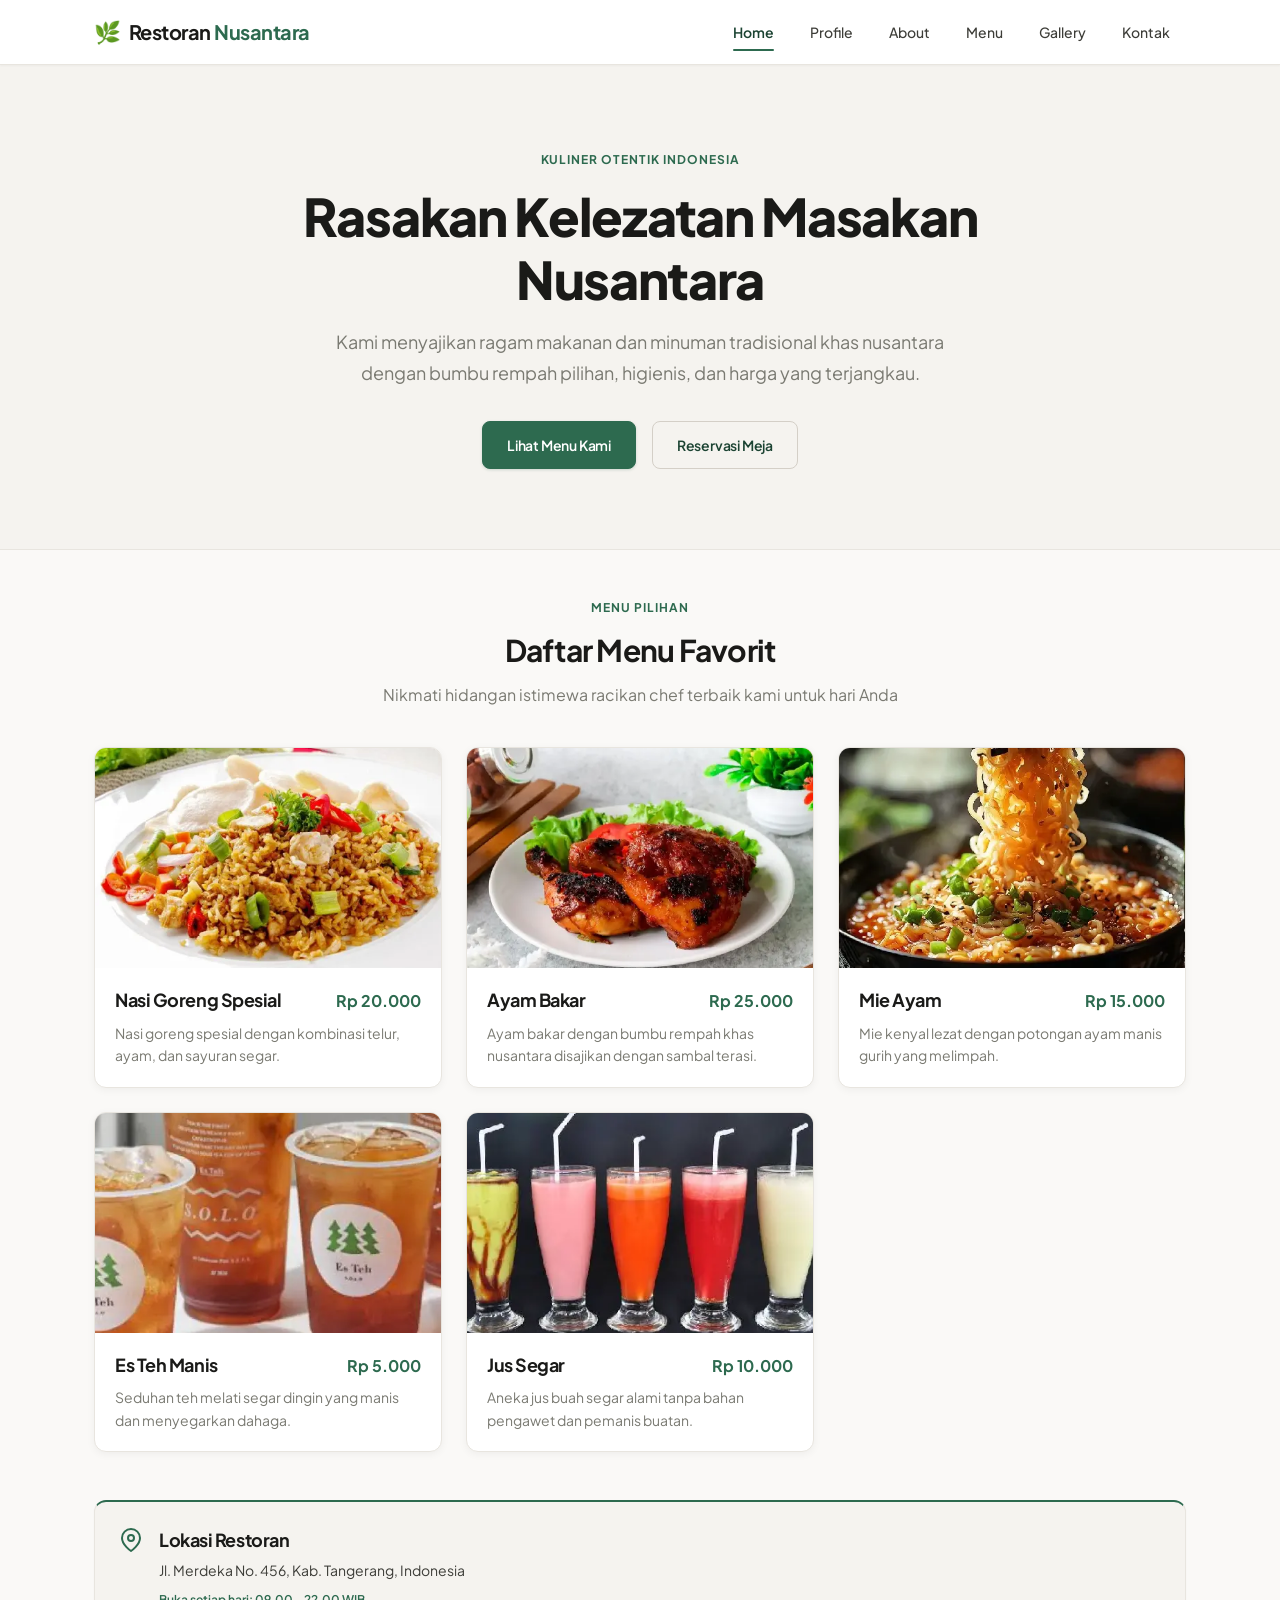
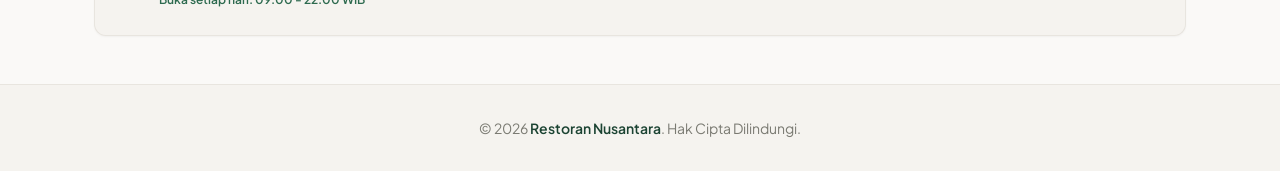
<file: index.html>
<!doctype html>
<html lang="id">
  <head>
    <meta charset="UTF-8" />
    <meta name="viewport" content="width=device-width, initial-scale=1.0" />
    <meta
      name="description"
      content="Restoran Nusantara menyajikan aneka masakan tradisional khas Indonesia dengan bumbu rempah pilihan terbaik, higienis, dan cita rasa otentik."
    />
    <title>Restoran Nusantara - Cita Rasa Masakan Khas Indonesia</title>
    <link rel="preconnect" href="https://fonts.googleapis.com" />
    <link rel="preconnect" href="https://fonts.gstatic.com" crossorigin />
    <link
      href="https://fonts.googleapis.com/css2?family=Plus+Jakarta+Sans:ital,wght@0,400;0,500;0,600;0,700;0,800;1,400&display=swap"
      rel="stylesheet"
    />
    <link rel="stylesheet" href="style/index.css" />
  </head>

  <body>
    <!-- Navbar -->
    <header class="navbar-wrapper">
      <nav class="navbar">
        <a href="index.html" class="logo">
          <span class="logo-mark">🌿</span>
          <span class="logo-text"
            >Restoran <span class="highlight">Nusantara</span></span
          >
        </a>
        <ul class="nav-links">
          <li><a href="index.html" class="active">Home</a></li>
          <li><a href="profile.html">Profile</a></li>
          <li><a href="about.html">About</a></li>
          <li><a href="daftar-menu.html">Menu</a></li>
          <li><a href="gallery.html">Gallery</a></li>
          <li><a href="kontak.html">Kontak</a></li>
        </ul>
      </nav>
    </header>

    <!-- Hero Section -->
    <section class="hero">
      <div class="hero-container">
        <div class="badge">Kuliner Otentik Indonesia</div>
        <h1>Rasakan Kelezatan Masakan Nusantara</h1>
        <p>
          Kami menyajikan ragam makanan dan minuman tradisional khas nusantara
          dengan bumbu rempah pilihan, higienis, dan harga yang terjangkau.
        </p>
        <div class="hero-cta">
          <a href="daftar-menu.html" class="btn-primary">Lihat Menu Kami</a>
          <a href="kontak.html" class="btn-secondary">Reservasi Meja</a>
        </div>
      </div>
    </section>

    <!-- Main Content -->
    <main class="container">
      <!-- Menu Section -->
      <section class="menu-section">
        <div class="section-title-area">
          <span class="sub-heading">Menu Pilihan</span>
          <h2>Daftar Menu Favorit</h2>
          <p>
            Nikmati hidangan istimewa racikan chef terbaik kami untuk hari Anda
          </p>
        </div>

        <div class="menu-grid">
          <!-- menu 1 -->
          <article class="menu-card">
            <div class="card-image-wrap">
              <img
                src="./assets/nasi-goreng.webp"
                alt="Nasi Goreng Spesial"
                loading="lazy"
              />
            </div>
            <div class="card-content">
              <div class="card-top">
                <h3>Nasi Goreng Spesial</h3>
                <span class="harga">Rp 20.000</span>
              </div>
              <p>
                Nasi goreng spesial dengan kombinasi telur, ayam, dan sayuran
                segar.
              </p>
            </div>
          </article>

          <!-- menu 2 -->
          <article class="menu-card">
            <div class="card-image-wrap">
              <img
                src="./assets/ayam-bakar.webp"
                alt="Ayam Bakar"
                loading="lazy"
              />
            </div>
            <div class="card-content">
              <div class="card-top">
                <h3>Ayam Bakar</h3>
                <span class="harga">Rp 25.000</span>
              </div>
              <p>
                Ayam bakar dengan bumbu rempah khas nusantara disajikan dengan
                sambal terasi.
              </p>
            </div>
          </article>

          <!-- menu 3 -->
          <article class="menu-card">
            <div class="card-image-wrap">
              <img src="./assets/mie-ayam.webp" alt="Mie Ayam" loading="lazy" />
            </div>
            <div class="card-content">
              <div class="card-top">
                <h3>Mie Ayam</h3>
                <span class="harga">Rp 15.000</span>
              </div>
              <p>
                Mie kenyal lezat dengan potongan ayam manis gurih yang melimpah.
              </p>
            </div>
          </article>

          <!-- menu 4 -->
          <article class="menu-card">
            <div class="card-image-wrap">
              <img
                src="./assets/es-teh.webp"
                alt="Es Teh Manis"
                loading="lazy"
              />
            </div>
            <div class="card-content">
              <div class="card-top">
                <h3>Es Teh Manis</h3>
                <span class="harga">Rp 5.000</span>
              </div>
              <p>
                Seduhan teh melati segar dingin yang manis dan menyegarkan
                dahaga.
              </p>
            </div>
          </article>

          <!-- menu 5 -->
          <article class="menu-card">
            <div class="card-image-wrap">
              <img src="./assets/jus.webp" alt="Jus Segar" loading="lazy" />
            </div>
            <div class="card-content">
              <div class="card-top">
                <h3>Jus Segar</h3>
                <span class="harga">Rp 10.000</span>
              </div>
              <p>
                Aneka jus buah segar alami tanpa bahan pengawet dan pemanis
                buatan.
              </p>
            </div>
          </article>
        </div>
      </section>

      <!-- Address Section -->
      <section class="address-section">
        <div class="address-card">
          <div class="address-icon">
            <svg
              width="24"
              height="24"
              viewBox="0 0 24 24"
              fill="none"
              stroke="currentColor"
              stroke-width="2"
              stroke-linecap="round"
              stroke-linejoin="round"
            >
              <path d="M21 10c0 7-9 13-9 13s-9-6-9-13a9 9 0 0 1 18 0z"></path>
              <circle cx="12" cy="10" r="3"></circle>
            </svg>
          </div>
          <div class="address-info">
            <h3>Lokasi Restoran</h3>
            <p>Jl. Merdeka No. 456, Kab. Tangerang, Indonesia</p>
            <span class="address-hours"
              >Buka setiap hari: 09.00 - 22.00 WIB</span
            >
          </div>
        </div>
      </section>
    </main>

    <!-- Footer -->
    <footer class="footer">
      <div class="footer-container">
        <p>
          &copy; 2026 <strong>Restoran Nusantara</strong>. Hak Cipta Dilindungi.
        </p>
      </div>
    </footer>
  </body>
</html>
</file>
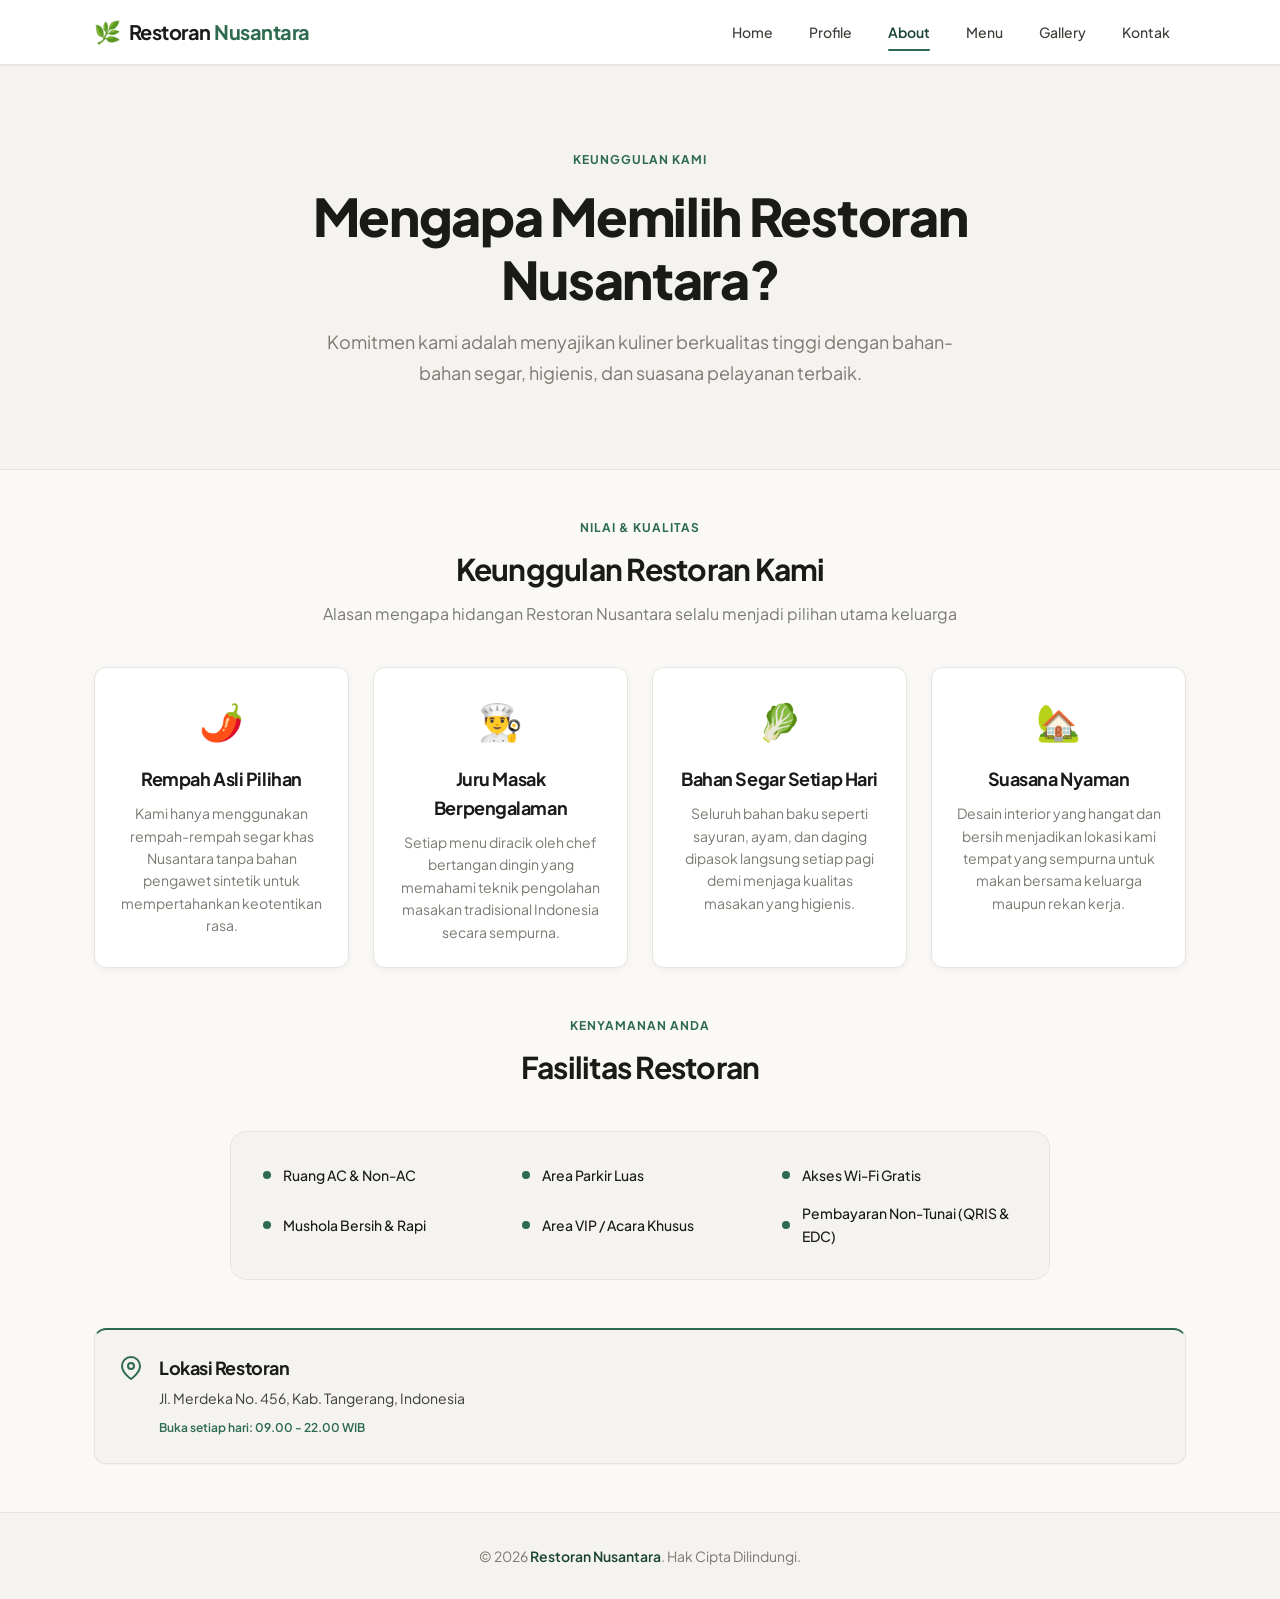
<file: about.html>
<!doctype html>
<html lang="id">
  <head>
    <meta charset="UTF-8" />
    <meta name="viewport" content="width=device-width, initial-scale=1.0" />
    <meta
      name="description"
      content="Keunggulan dan fasilitas Restoran Nusantara - Sajian rempah asli pilihan, juru masak berpengalaman, bahan segar, dan tempat makan yang nyaman."
    />
    <title>Tentang Kami - Restoran Nusantara</title>
    <link rel="preconnect" href="https://fonts.googleapis.com" />
    <link rel="preconnect" href="https://fonts.gstatic.com" crossorigin />
    <link
      href="https://fonts.googleapis.com/css2?family=Plus+Jakarta+Sans:ital,wght@0,400;0,500;0,600;0,700;0,800;1,400&display=swap"
      rel="stylesheet"
    />
    <link rel="stylesheet" href="style/index.css" />
  </head>

  <body>
    <!-- Navbar -->
    <header class="navbar-wrapper">
      <nav class="navbar">
        <a href="index.html" class="logo">
          <span class="logo-mark">🌿</span>
          <span class="logo-text"
            >Restoran <span class="highlight">Nusantara</span></span
          >
        </a>
        <ul class="nav-links">
          <li><a href="index.html">Home</a></li>
          <li><a href="profile.html">Profile</a></li>
          <li><a href="about.html" class="active">About</a></li>
          <li><a href="daftar-menu.html">Menu</a></li>
          <li><a href="gallery.html">Gallery</a></li>
          <li><a href="kontak.html">Kontak</a></li>
        </ul>
      </nav>
    </header>

    <!-- Hero Section -->
    <section class="hero">
      <div class="hero-container">
        <div class="badge">Keunggulan Kami</div>
        <h1>Mengapa Memilih Restoran Nusantara?</h1>
        <p>
          Komitmen kami adalah menyajikan kuliner berkualitas tinggi dengan
          bahan-bahan segar, higienis, dan suasana pelayanan terbaik.
        </p>
      </div>
    </section>

    <!-- Main Content -->
    <main class="container">
      <!-- Why Choose Us / Keunggulan Section -->
      <section class="menu-section">
        <div class="section-title-area">
          <span class="sub-heading">Nilai & Kualitas</span>
          <h2>Keunggulan Restoran Kami</h2>
          <p>
            Alasan mengapa hidangan Restoran Nusantara selalu menjadi pilihan
            utama keluarga
          </p>
        </div>

        <div class="feature-grid">
          <!-- Card 1 -->
          <article class="feature-card">
            <span class="feature-icon">🌶️</span>
            <h3>Rempah Asli Pilihan</h3>
            <p>
              Kami hanya menggunakan rempah-rempah segar khas Nusantara tanpa
              bahan pengawet sintetik untuk mempertahankan keotentikan rasa.
            </p>
          </article>

          <!-- Card 2 -->
          <article class="feature-card">
            <span class="feature-icon">👨‍🍳</span>
            <h3>Juru Masak Berpengalaman</h3>
            <p>
              Setiap menu diracik oleh chef bertangan dingin yang memahami
              teknik pengolahan masakan tradisional Indonesia secara sempurna.
            </p>
          </article>

          <!-- Card 3 -->
          <article class="feature-card">
            <span class="feature-icon">🥬</span>
            <h3>Bahan Segar Setiap Hari</h3>
            <p>
              Seluruh bahan baku seperti sayuran, ayam, dan daging dipasok
              langsung setiap pagi demi menjaga kualitas masakan yang higienis.
            </p>
          </article>

          <!-- Card 4 -->
          <article class="feature-card">
            <span class="feature-icon">🏡</span>
            <h3>Suasana Nyaman</h3>
            <p>
              Desain interior yang hangat dan bersih menjadikan lokasi kami
              tempat yang sempurna untuk makan bersama keluarga maupun rekan
              kerja.
            </p>
          </article>
        </div>
      </section>

      <!-- Facilities Section -->
      <section class="menu-section">
        <div class="section-title-area">
          <span class="sub-heading">Kenyamanan Anda</span>
          <h2>Fasilitas Restoran</h2>
        </div>

        <div class="facilities-panel">
          <ul class="facilities-list">
            <li class="facility-item">Ruang AC & Non-AC</li>
            <li class="facility-item">Area Parkir Luas</li>
            <li class="facility-item">Akses Wi-Fi Gratis</li>
            <li class="facility-item">Mushola Bersih & Rapi</li>
            <li class="facility-item">Area VIP / Acara Khusus</li>
            <li class="facility-item">Pembayaran Non-Tunai (QRIS & EDC)</li>
          </ul>
        </div>
      </section>

      <!-- Address Section -->
      <section class="address-section">
        <div class="address-card">
          <div class="address-icon">
            <svg
              width="24"
              height="24"
              viewBox="0 0 24 24"
              fill="none"
              stroke="currentColor"
              stroke-width="2"
              stroke-linecap="round"
              stroke-linejoin="round"
            >
              <path d="M21 10c0 7-9 13-9 13s-9-6-9-13a9 9 0 0 1 18 0z"></path>
              <circle cx="12" cy="10" r="3"></circle>
            </svg>
          </div>
          <div class="address-info">
            <h3>Lokasi Restoran</h3>
            <p>Jl. Merdeka No. 456, Kab. Tangerang, Indonesia</p>
            <span class="address-hours"
              >Buka setiap hari: 09.00 - 22.00 WIB</span
            >
          </div>
        </div>
      </section>
    </main>

    <!-- Footer -->
    <footer class="footer">
      <div class="footer-container">
        <p>
          &copy; 2026 <strong>Restoran Nusantara</strong>. Hak Cipta Dilindungi.
        </p>
      </div>
    </footer>
  </body>
</html>
</file>
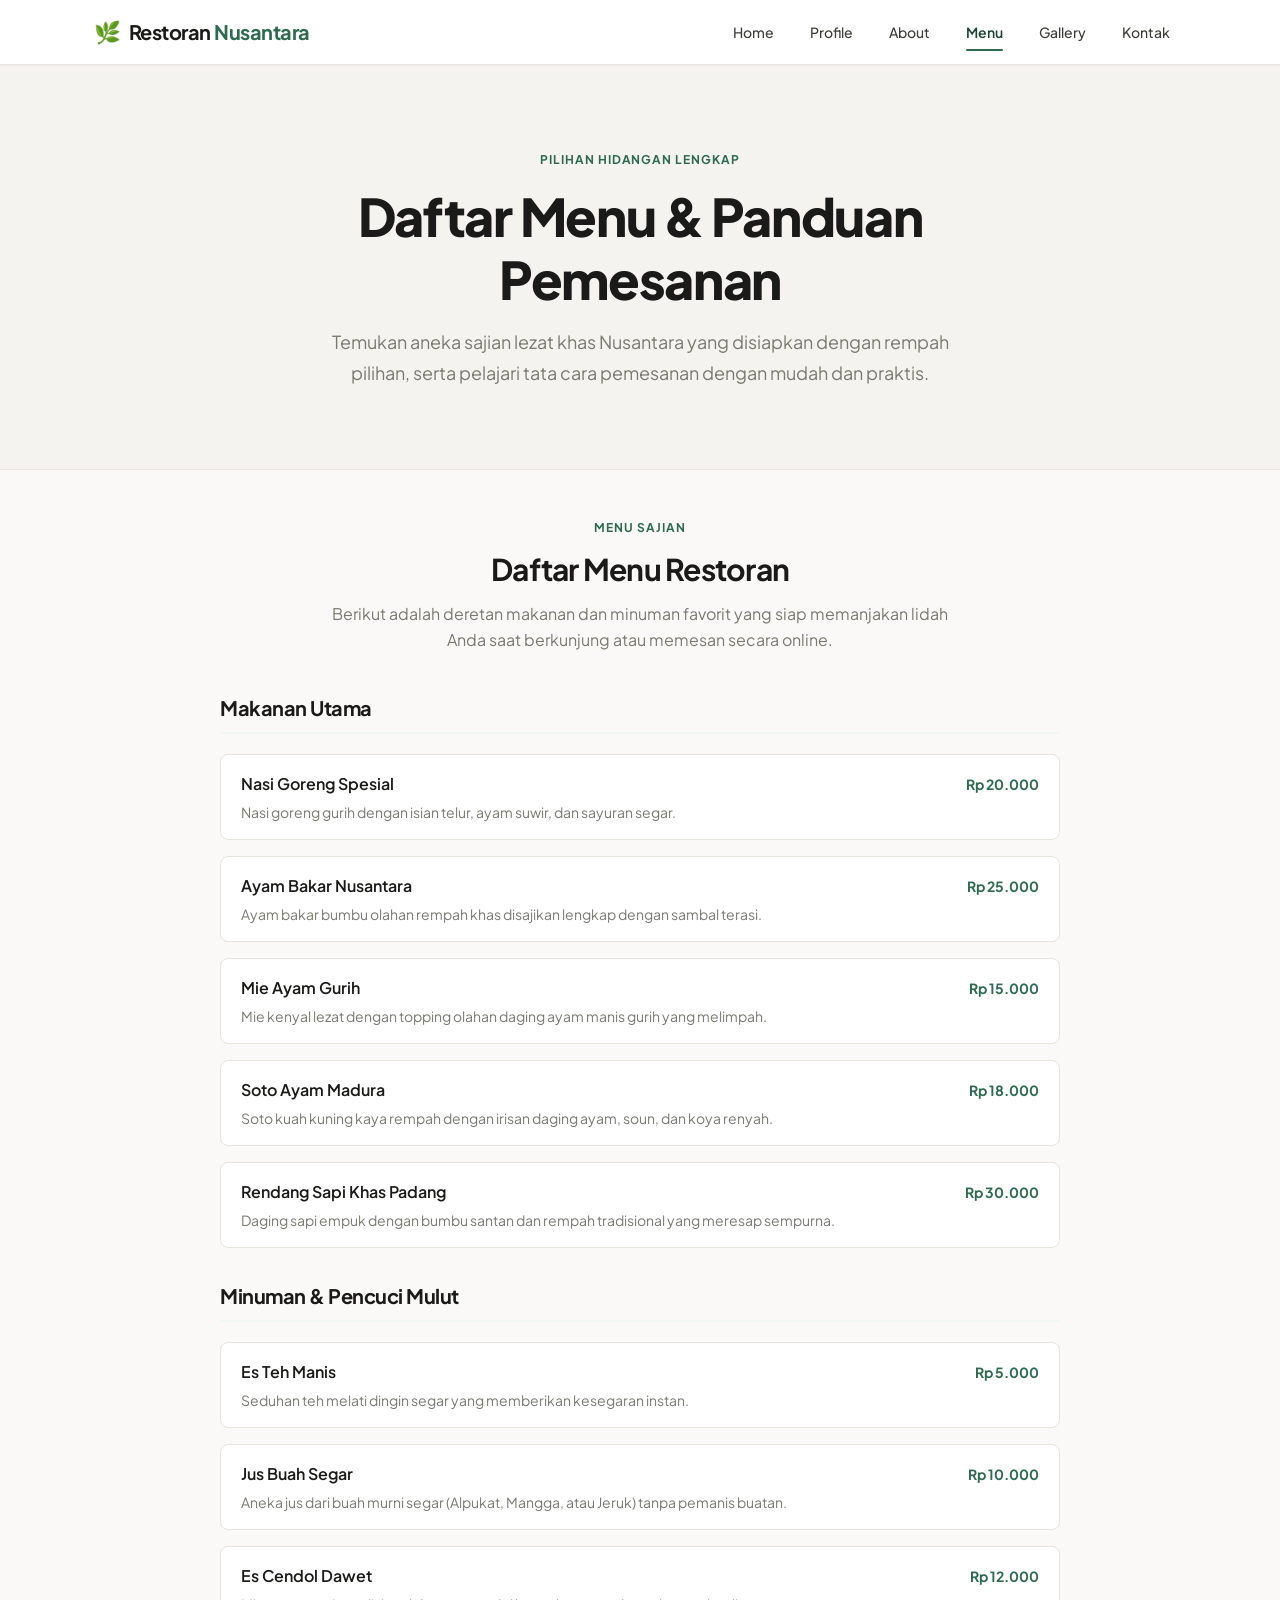
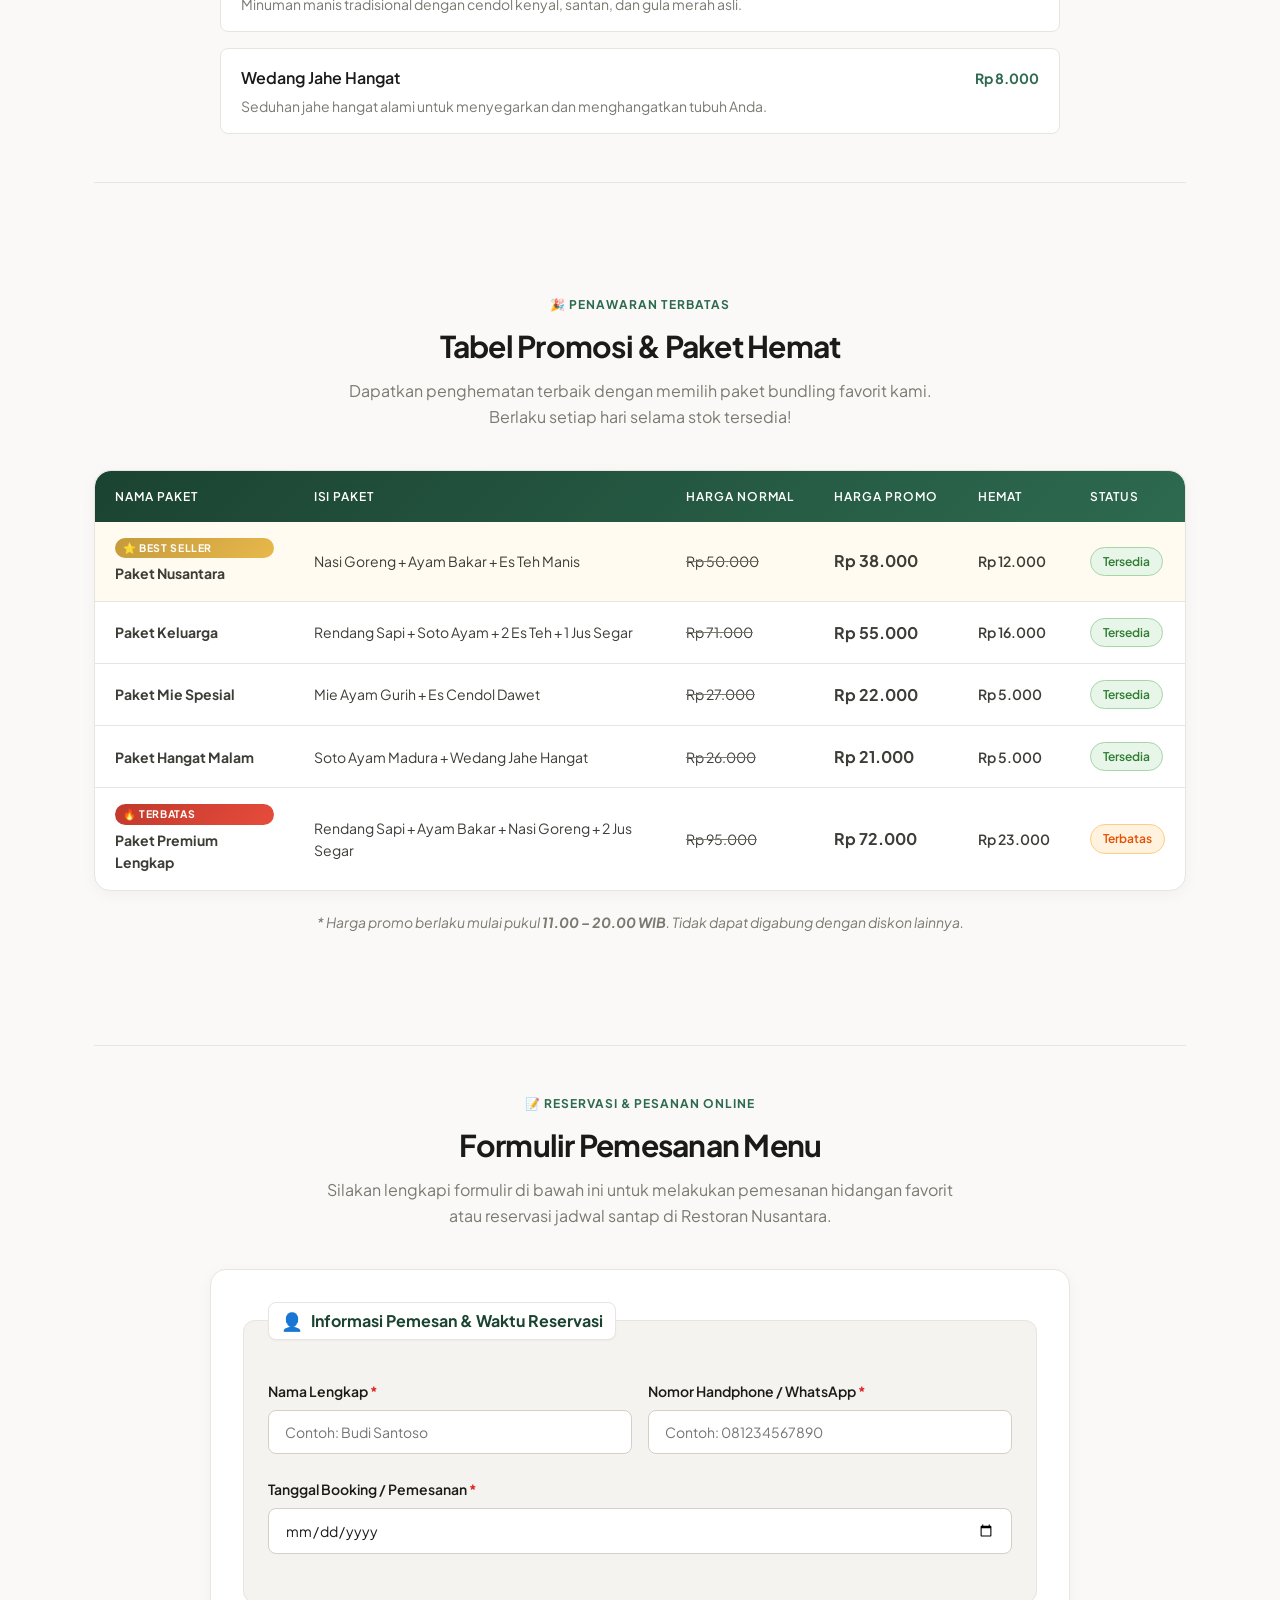
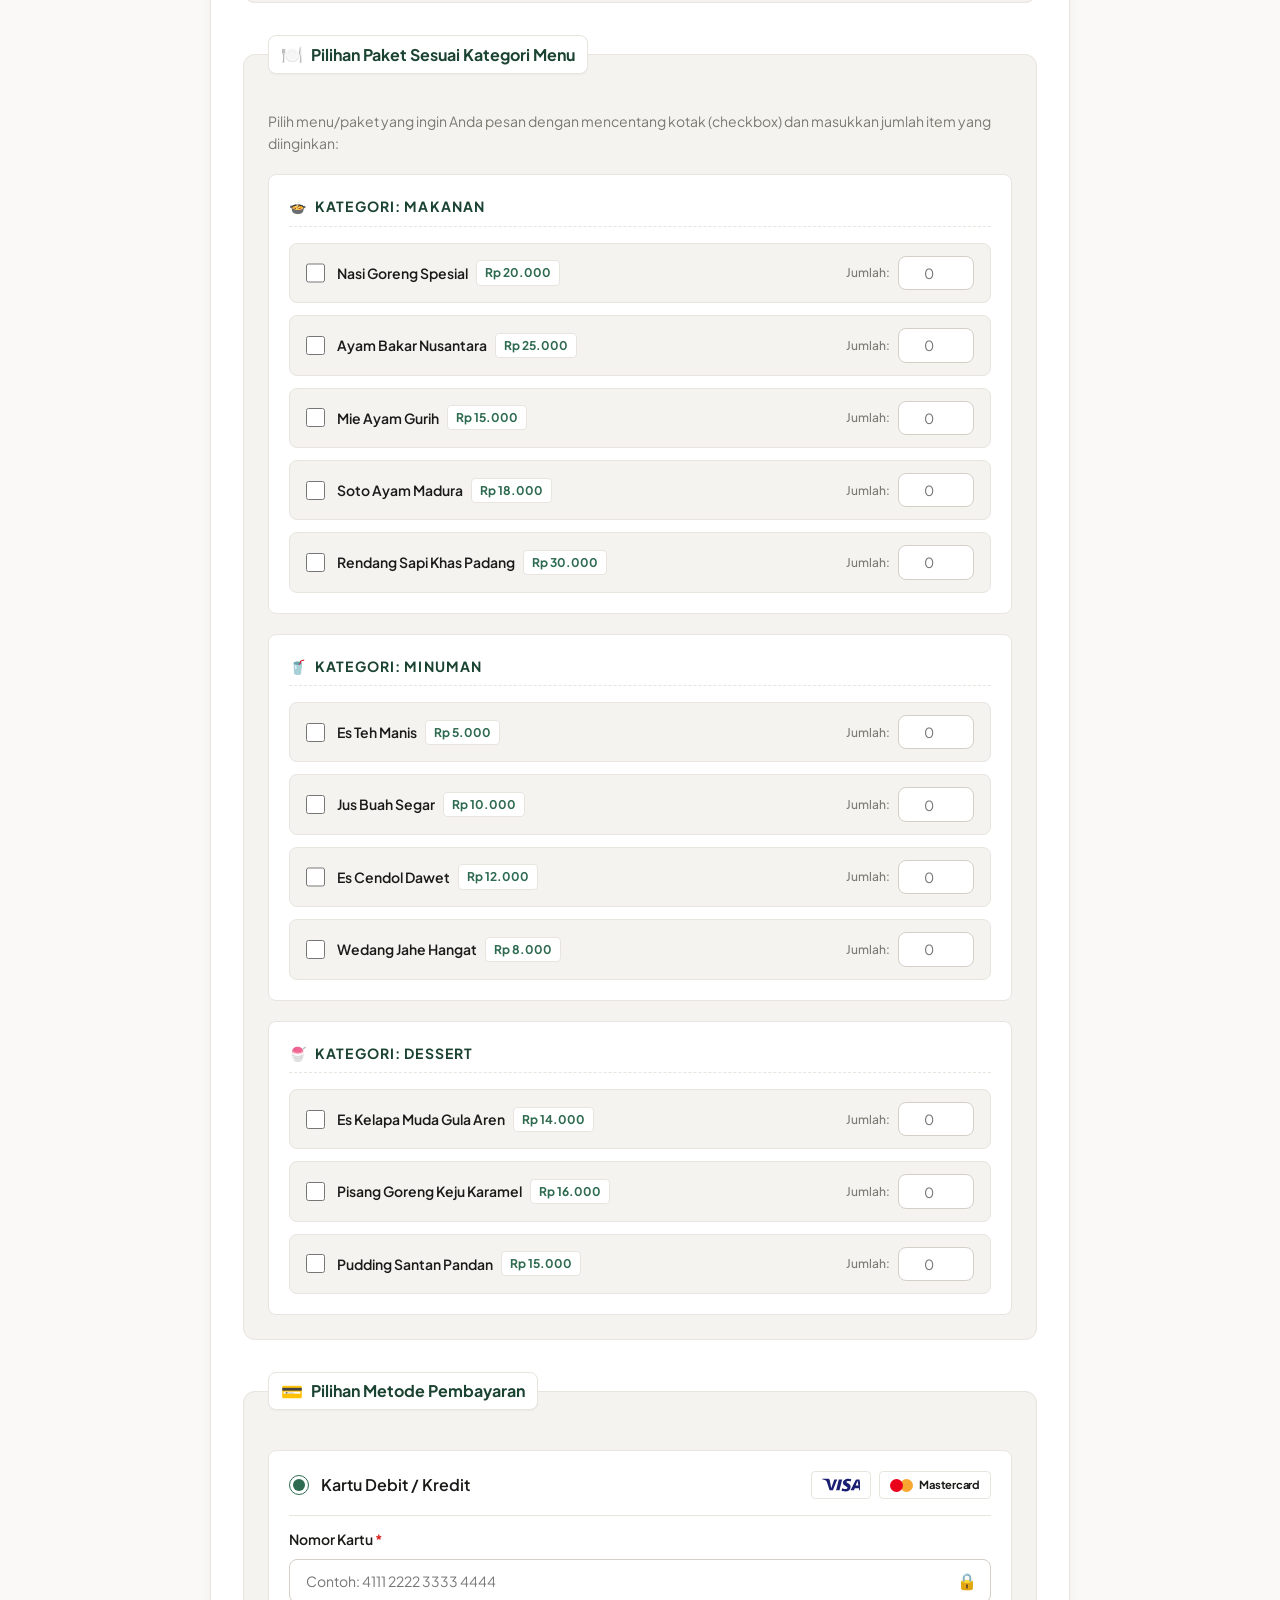
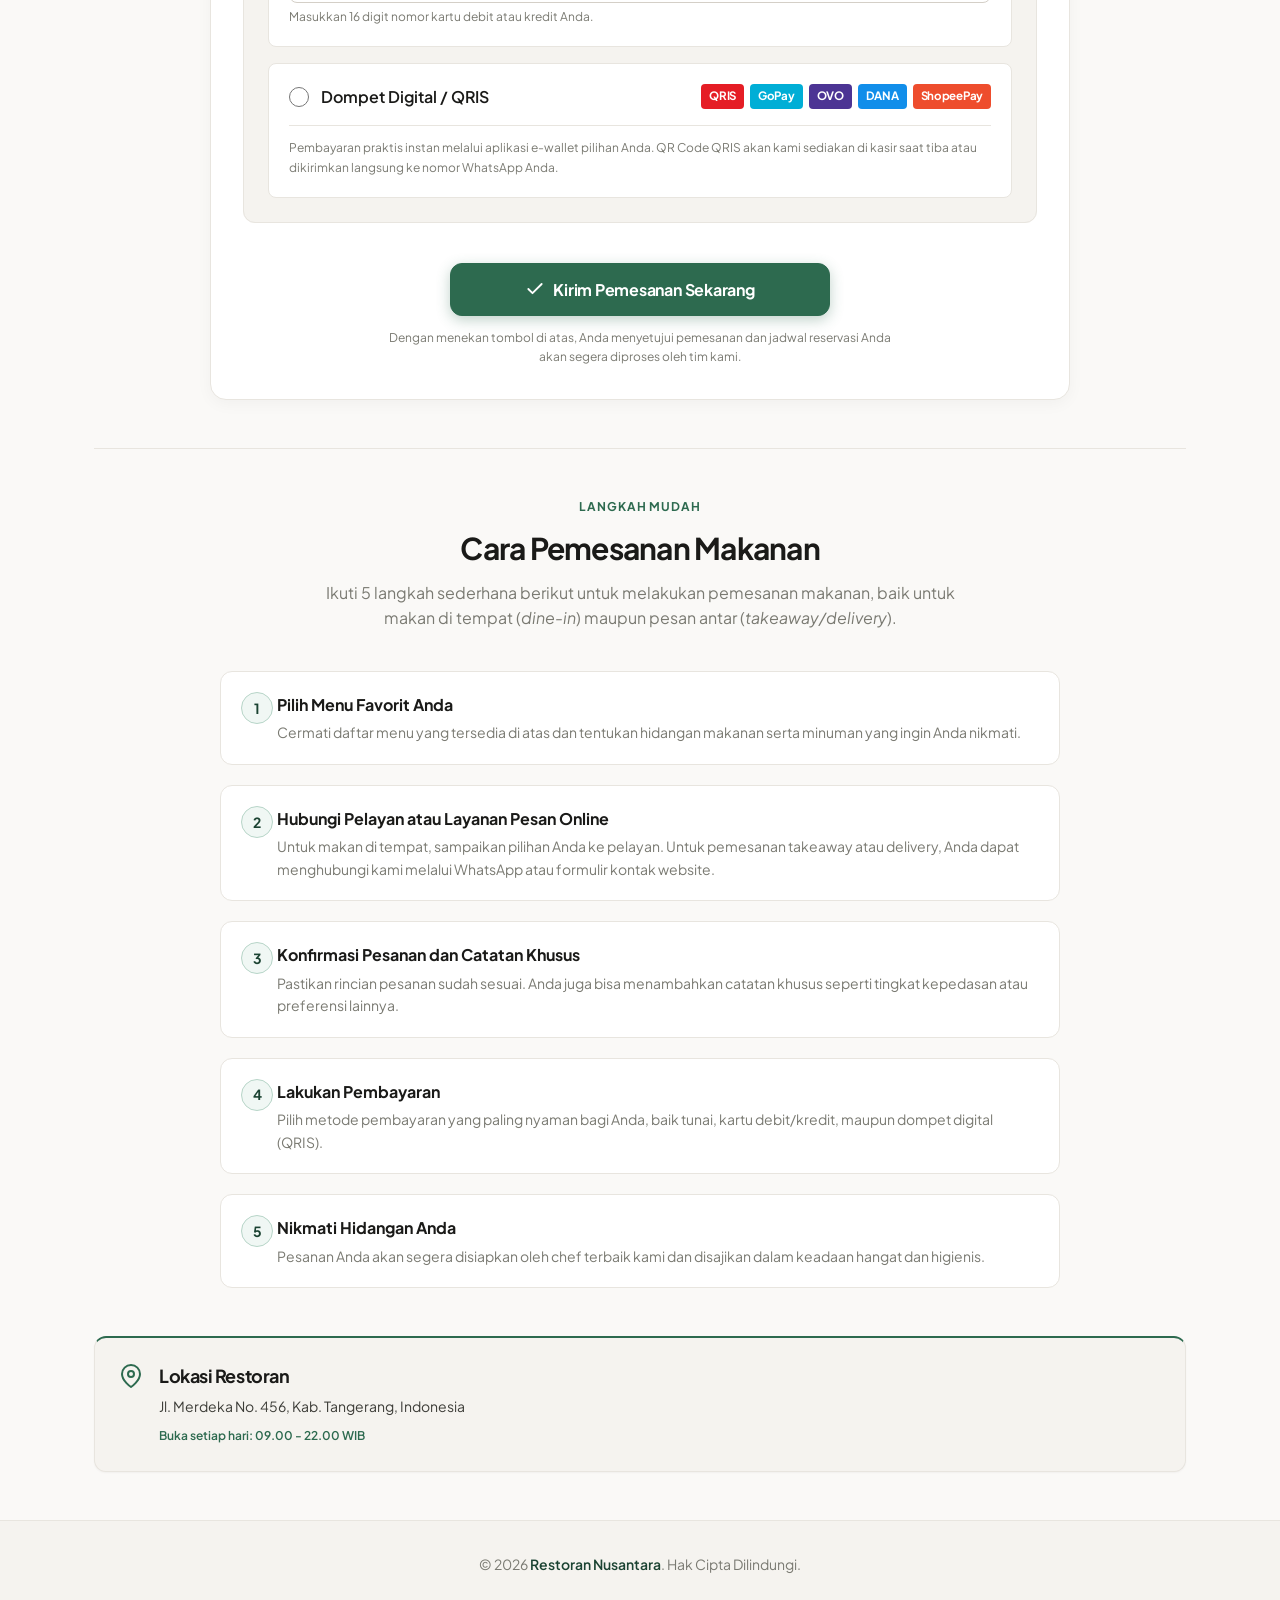
<file: daftar-menu.html>
<!doctype html>
<html lang="id">
  <head>
    <meta charset="UTF-8" />
    <meta name="viewport" content="width=device-width, initial-scale=1.0" />
    <meta
      name="description"
      content="Daftar menu lengkap hidangan khas Nusantara dan panduan 5 langkah mudah pemesanan makanan untuk dine-in maupun takeaway."
    />
    <title>Daftar Menu & Cara Pemesanan - Restoran Nusantara</title>
    <link rel="preconnect" href="https://fonts.googleapis.com" />
    <link rel="preconnect" href="https://fonts.gstatic.com" crossorigin />
    <link
      href="https://fonts.googleapis.com/css2?family=Plus+Jakarta+Sans:ital,wght@0,400;0,500;0,600;0,700;0,800;1,400&display=swap"
      rel="stylesheet"
    />
    <link rel="stylesheet" href="style/index.css" />
  </head>

  <body>
    <!-- Navbar -->
    <header class="navbar-wrapper">
      <nav class="navbar">
        <a href="index.html" class="logo">
          <span class="logo-mark">🌿</span>
          <span class="logo-text"
            >Restoran <span class="highlight">Nusantara</span></span
          >
        </a>
        <ul class="nav-links">
          <li><a href="index.html">Home</a></li>
          <li><a href="profile.html">Profile</a></li>
          <li><a href="about.html">About</a></li>
          <li><a href="daftar-menu.html" class="active">Menu</a></li>
          <li><a href="gallery.html">Gallery</a></li>
          <li><a href="kontak.html">Kontak</a></li>
        </ul>
      </nav>
    </header>

    <!-- Hero Section -->
    <section class="hero">
      <div class="hero-container">
        <div class="badge">Pilihan Hidangan Lengkap</div>
        <h1>Daftar Menu & Panduan Pemesanan</h1>
        <p>
          Temukan aneka sajian lezat khas Nusantara yang disiapkan dengan rempah
          pilihan, serta pelajari tata cara pemesanan dengan mudah dan praktis.
        </p>
      </div>
    </section>

    <!-- Main Content -->
    <main class="container">
      <!-- Section 1: Daftar Menu -->
      <section class="menu-list-section">
        <div class="section-title-area">
          <span class="sub-heading">Menu Sajian</span>
          <h2>Daftar Menu Restoran</h2>
          <p>
            Berikut adalah deretan makanan dan minuman favorit yang siap
            memanjakan lidah Anda saat berkunjung atau memesan secara online.
          </p>
        </div>

        <div class="menu-category">
          <h3>Makanan Utama</h3>
          <ul class="text-menu-list">
            <li>
              <div class="text-menu-header">
                <strong>Nasi Goreng Spesial</strong>
                <span class="text-menu-price">Rp 20.000</span>
              </div>
              <p>
                Nasi goreng gurih dengan isian telur, ayam suwir, dan sayuran
                segar.
              </p>
            </li>
            <li>
              <div class="text-menu-header">
                <strong>Ayam Bakar Nusantara</strong>
                <span class="text-menu-price">Rp 25.000</span>
              </div>
              <p>
                Ayam bakar bumbu olahan rempah khas disajikan lengkap dengan
                sambal terasi.
              </p>
            </li>
            <li>
              <div class="text-menu-header">
                <strong>Mie Ayam Gurih</strong>
                <span class="text-menu-price">Rp 15.000</span>
              </div>
              <p>
                Mie kenyal lezat dengan topping olahan daging ayam manis gurih
                yang melimpah.
              </p>
            </li>
            <li>
              <div class="text-menu-header">
                <strong>Soto Ayam Madura</strong>
                <span class="text-menu-price">Rp 18.000</span>
              </div>
              <p>
                Soto kuah kuning kaya rempah dengan irisan daging ayam, soun,
                dan koya renyah.
              </p>
            </li>
            <li>
              <div class="text-menu-header">
                <strong>Rendang Sapi Khas Padang</strong>
                <span class="text-menu-price">Rp 30.000</span>
              </div>
              <p>
                Daging sapi empuk dengan bumbu santan dan rempah tradisional
                yang meresap sempurna.
              </p>
            </li>
          </ul>
        </div>

        <div class="menu-category">
          <h3>Minuman & Pencuci Mulut</h3>
          <ul class="text-menu-list">
            <li>
              <div class="text-menu-header">
                <strong>Es Teh Manis</strong>
                <span class="text-menu-price">Rp 5.000</span>
              </div>
              <p>
                Seduhan teh melati dingin segar yang memberikan kesegaran
                instan.
              </p>
            </li>
            <li>
              <div class="text-menu-header">
                <strong>Jus Buah Segar</strong>
                <span class="text-menu-price">Rp 10.000</span>
              </div>
              <p>
                Aneka jus dari buah murni segar (Alpukat, Mangga, atau Jeruk)
                tanpa pemanis buatan.
              </p>
            </li>
            <li>
              <div class="text-menu-header">
                <strong>Es Cendol Dawet</strong>
                <span class="text-menu-price">Rp 12.000</span>
              </div>
              <p>
                Minuman manis tradisional dengan cendol kenyal, santan, dan gula
                merah asli.
              </p>
            </li>
            <li>
              <div class="text-menu-header">
                <strong>Wedang Jahe Hangat</strong>
                <span class="text-menu-price">Rp 8.000</span>
              </div>
              <p>
                Seduhan jahe hangat alami untuk menyegarkan dan menghangatkan
                tubuh Anda.
              </p>
            </li>
          </ul>
        </div>
      </section>

      <hr class="divider" />

      <!-- Section Promosi -->
      <section class="promo-section">
        <div class="section-title-area">
          <span class="sub-heading">🎉 Penawaran Terbatas</span>
          <h2>Tabel Promosi &amp; Paket Hemat</h2>
          <p>
            Dapatkan penghematan terbaik dengan memilih paket bundling favorit
            kami. Berlaku setiap hari selama stok tersedia!
          </p>
        </div>

        <div class="promo-table-wrapper">
          <table class="promo-table">
            <thead>
              <tr>
                <th>Nama Paket</th>
                <th>Isi Paket</th>
                <th>Harga Normal</th>
                <th>Harga Promo</th>
                <th>Hemat</th>
                <th>Status</th>
              </tr>
            </thead>
            <tbody>
              <tr class="promo-row-highlight">
                <td class="promo">
                  <span class="promo-badge">⭐ Best Seller</span>
                  <strong>Paket Nusantara</strong>
                </td>
                <td>Nasi Goreng + Ayam Bakar + Es Teh Manis</td>
                <td class="price-normal"><s>Rp 50.000</s></td>
                <td class="price-promo">Rp 38.000</td>
                <td class="price-save">Rp 12.000</td>
                <td><span class="status-badge available">Tersedia</span></td>
              </tr>
              <tr>
                <td>
                  <strong>Paket Keluarga</strong>
                </td>
                <td>Rendang Sapi + Soto Ayam + 2 Es Teh + 1 Jus Segar</td>
                <td class="price-normal"><s>Rp 71.000</s></td>
                <td class="price-promo">Rp 55.000</td>
                <td class="price-save">Rp 16.000</td>
                <td><span class="status-badge available">Tersedia</span></td>
              </tr>
              <tr>
                <td>
                  <strong>Paket Mie Spesial</strong>
                </td>
                <td>Mie Ayam Gurih + Es Cendol Dawet</td>
                <td class="price-normal"><s>Rp 27.000</s></td>
                <td class="price-promo">Rp 22.000</td>
                <td class="price-save">Rp 5.000</td>
                <td><span class="status-badge available">Tersedia</span></td>
              </tr>
              <tr>
                <td>
                  <strong>Paket Hangat Malam</strong>
                </td>
                <td>Soto Ayam Madura + Wedang Jahe Hangat</td>
                <td class="price-normal"><s>Rp 26.000</s></td>
                <td class="price-promo">Rp 21.000</td>
                <td class="price-save">Rp 5.000</td>
                <td><span class="status-badge available">Tersedia</span></td>
              </tr>
              <tr>
                <td class="promo">
                  <span class="promo-badge promo-badge--limited"
                    >🔥 Terbatas</span
                  >
                  <strong>Paket Premium Lengkap</strong>
                </td>
                <td>Rendang Sapi + Ayam Bakar + Nasi Goreng + 2 Jus Segar</td>
                <td class="price-normal"><s>Rp 95.000</s></td>
                <td class="price-promo">Rp 72.000</td>
                <td class="price-save">Rp 23.000</td>
                <td><span class="status-badge limited">Terbatas</span></td>
              </tr>
            </tbody>
          </table>
        </div>

        <p class="promo-note">
          * Harga promo berlaku mulai pukul <strong>11.00 – 20.00 WIB</strong>.
          Tidak dapat digabung dengan diskon lainnya.
        </p>
      </section>

      <hr class="divider" />

      <!-- Section Form Pemesanan -->
      <section class="order-form-section" id="form-pemesanan">
        <div class="section-title-area">
          <span class="sub-heading">📝 Reservasi &amp; Pesanan Online</span>
          <h2>Formulir Pemesanan Menu</h2>
          <p>
            Silakan lengkapi formulir di bawah ini untuk melakukan pemesanan hidangan favorit atau reservasi jadwal santap di Restoran Nusantara.
          </p>
        </div>

        <div class="order-form-container">
          <form class="order-form" action="#" method="POST">
            
            <!-- 1. Data Diri Pemesan -->
            <fieldset class="form-section-group">
              <legend class="form-legend">
                <span class="legend-icon">👤</span> Informasi Pemesan &amp; Waktu Reservasi
              </legend>
              <div class="form-grid-2">
                <div class="form-group">
                  <label for="nama_lengkap" class="form-label">
                    Nama Lengkap <span class="required-indicator">*</span>
                  </label>
                  <input
                    type="text"
                    id="nama_lengkap"
                    name="nama_lengkap"
                    class="form-control"
                    placeholder="Contoh: Budi Santoso"
                    required
                  />
                </div>
                <div class="form-group">
                  <label for="no_hp" class="form-label">
                    Nomor Handphone / WhatsApp <span class="required-indicator">*</span>
                  </label>
                  <input
                    type="tel"
                    id="no_hp"
                    name="no_hp"
                    class="form-control"
                    placeholder="Contoh: 081234567890"
                    pattern="[0-9+ -]{9,15}"
                    required
                  />
                </div>
              </div>
              <div class="form-group">
                <label for="tanggal_booking" class="form-label">
                  Tanggal Booking / Pemesanan <span class="required-indicator">*</span>
                </label>
                <input
                  type="date"
                  id="tanggal_booking"
                  name="tanggal_booking"
                  class="form-control"
                  required
                />
              </div>
            </fieldset>

            <!-- 2. Pilihan Paket & Menu Berdasarkan Kategori -->
            <fieldset class="form-section-group">
              <legend class="form-legend">
                <span class="legend-icon">🍽️</span> Pilihan Paket Sesuai Kategori Menu
              </legend>
              <p class="form-instruction-note">
                Pilih menu/paket yang ingin Anda pesan dengan mencentang kotak (checkbox) dan masukkan jumlah item yang diinginkan:
              </p>

              <!-- Kategori 1: Makanan -->
              <div class="menu-category-group">
                <h4 class="category-header">
                  <span class="cat-icon">🍲</span> Kategori: Makanan
                </h4>
                <div class="menu-order-items">
                  <div class="order-item-row">
                    <label class="order-item-label" for="menu_nasgor">
                      <input
                        type="checkbox"
                        id="menu_nasgor"
                        name="menu_makanan[]"
                        value="Nasi Goreng Spesial"
                        class="form-checkbox"
                      />
                      <span class="item-title">
                        Nasi Goreng Spesial
                        <span class="item-price">Rp 20.000</span>
                      </span>
                    </label>
                    <div class="item-qty-box">
                      <label for="qty_nasgor" class="qty-text">Jumlah:</label>
                      <input
                        type="number"
                        id="qty_nasgor"
                        name="qty_nasgor"
                        class="form-control form-qty"
                        min="1"
                        placeholder="0"
                      />
                    </div>
                  </div>

                  <div class="order-item-row">
                    <label class="order-item-label" for="menu_ayambakar">
                      <input
                        type="checkbox"
                        id="menu_ayambakar"
                        name="menu_makanan[]"
                        value="Ayam Bakar Nusantara"
                        class="form-checkbox"
                      />
                      <span class="item-title">
                        Ayam Bakar Nusantara
                        <span class="item-price">Rp 25.000</span>
                      </span>
                    </label>
                    <div class="item-qty-box">
                      <label for="qty_ayambakar" class="qty-text">Jumlah:</label>
                      <input
                        type="number"
                        id="qty_ayambakar"
                        name="qty_ayambakar"
                        class="form-control form-qty"
                        min="1"
                        placeholder="0"
                      />
                    </div>
                  </div>

                  <div class="order-item-row">
                    <label class="order-item-label" for="menu_mieayam">
                      <input
                        type="checkbox"
                        id="menu_mieayam"
                        name="menu_makanan[]"
                        value="Mie Ayam Gurih"
                        class="form-checkbox"
                      />
                      <span class="item-title">
                        Mie Ayam Gurih
                        <span class="item-price">Rp 15.000</span>
                      </span>
                    </label>
                    <div class="item-qty-box">
                      <label for="qty_mieayam" class="qty-text">Jumlah:</label>
                      <input
                        type="number"
                        id="qty_mieayam"
                        name="qty_mieayam"
                        class="form-control form-qty"
                        min="1"
                        placeholder="0"
                      />
                    </div>
                  </div>

                  <div class="order-item-row">
                    <label class="order-item-label" for="menu_soto">
                      <input
                        type="checkbox"
                        id="menu_soto"
                        name="menu_makanan[]"
                        value="Soto Ayam Madura"
                        class="form-checkbox"
                      />
                      <span class="item-title">
                        Soto Ayam Madura
                        <span class="item-price">Rp 18.000</span>
                      </span>
                    </label>
                    <div class="item-qty-box">
                      <label for="qty_soto" class="qty-text">Jumlah:</label>
                      <input
                        type="number"
                        id="qty_soto"
                        name="qty_soto"
                        class="form-control form-qty"
                        min="1"
                        placeholder="0"
                      />
                    </div>
                  </div>

                  <div class="order-item-row">
                    <label class="order-item-label" for="menu_rendang">
                      <input
                        type="checkbox"
                        id="menu_rendang"
                        name="menu_makanan[]"
                        value="Rendang Sapi Khas Padang"
                        class="form-checkbox"
                      />
                      <span class="item-title">
                        Rendang Sapi Khas Padang
                        <span class="item-price">Rp 30.000</span>
                      </span>
                    </label>
                    <div class="item-qty-box">
                      <label for="qty_rendang" class="qty-text">Jumlah:</label>
                      <input
                        type="number"
                        id="qty_rendang"
                        name="qty_rendang"
                        class="form-control form-qty"
                        min="1"
                        placeholder="0"
                      />
                    </div>
                  </div>
                </div>
              </div>

              <!-- Kategori 2: Minuman -->
              <div class="menu-category-group">
                <h4 class="category-header">
                  <span class="cat-icon">🥤</span> Kategori: Minuman
                </h4>
                <div class="menu-order-items">
                  <div class="order-item-row">
                    <label class="order-item-label" for="menu_esteh">
                      <input
                        type="checkbox"
                        id="menu_esteh"
                        name="menu_minuman[]"
                        value="Es Teh Manis"
                        class="form-checkbox"
                      />
                      <span class="item-title">
                        Es Teh Manis
                        <span class="item-price">Rp 5.000</span>
                      </span>
                    </label>
                    <div class="item-qty-box">
                      <label for="qty_esteh" class="qty-text">Jumlah:</label>
                      <input
                        type="number"
                        id="qty_esteh"
                        name="qty_esteh"
                        class="form-control form-qty"
                        min="1"
                        placeholder="0"
                      />
                    </div>
                  </div>

                  <div class="order-item-row">
                    <label class="order-item-label" for="menu_jus">
                      <input
                        type="checkbox"
                        id="menu_jus"
                        name="menu_minuman[]"
                        value="Jus Buah Segar"
                        class="form-checkbox"
                      />
                      <span class="item-title">
                        Jus Buah Segar
                        <span class="item-price">Rp 10.000</span>
                      </span>
                    </label>
                    <div class="item-qty-box">
                      <label for="qty_jus" class="qty-text">Jumlah:</label>
                      <input
                        type="number"
                        id="qty_jus"
                        name="qty_jus"
                        class="form-control form-qty"
                        min="1"
                        placeholder="0"
                      />
                    </div>
                  </div>

                  <div class="order-item-row">
                    <label class="order-item-label" for="menu_cendol">
                      <input
                        type="checkbox"
                        id="menu_cendol"
                        name="menu_minuman[]"
                        value="Es Cendol Dawet"
                        class="form-checkbox"
                      />
                      <span class="item-title">
                        Es Cendol Dawet
                        <span class="item-price">Rp 12.000</span>
                      </span>
                    </label>
                    <div class="item-qty-box">
                      <label for="qty_cendol" class="qty-text">Jumlah:</label>
                      <input
                        type="number"
                        id="qty_cendol"
                        name="qty_cendol"
                        class="form-control form-qty"
                        min="1"
                        placeholder="0"
                      />
                    </div>
                  </div>

                  <div class="order-item-row">
                    <label class="order-item-label" for="menu_wedang">
                      <input
                        type="checkbox"
                        id="menu_wedang"
                        name="menu_minuman[]"
                        value="Wedang Jahe Hangat"
                        class="form-checkbox"
                      />
                      <span class="item-title">
                        Wedang Jahe Hangat
                        <span class="item-price">Rp 8.000</span>
                      </span>
                    </label>
                    <div class="item-qty-box">
                      <label for="qty_wedang" class="qty-text">Jumlah:</label>
                      <input
                        type="number"
                        id="qty_wedang"
                        name="qty_wedang"
                        class="form-control form-qty"
                        min="1"
                        placeholder="0"
                      />
                    </div>
                  </div>
                </div>
              </div>

              <!-- Kategori 3: Dessert -->
              <div class="menu-category-group">
                <h4 class="category-header">
                  <span class="cat-icon">🍧</span> Kategori: Dessert
                </h4>
                <div class="menu-order-items">
                  <div class="order-item-row">
                    <label class="order-item-label" for="menu_es_kelapa">
                      <input
                        type="checkbox"
                        id="menu_es_kelapa"
                        name="menu_dessert[]"
                        value="Es Kelapa Muda Gula Aren"
                        class="form-checkbox"
                      />
                      <span class="item-title">
                        Es Kelapa Muda Gula Aren
                        <span class="item-price">Rp 14.000</span>
                      </span>
                    </label>
                    <div class="item-qty-box">
                      <label for="qty_es_kelapa" class="qty-text">Jumlah:</label>
                      <input
                        type="number"
                        id="qty_es_kelapa"
                        name="qty_es_kelapa"
                        class="form-control form-qty"
                        min="1"
                        placeholder="0"
                      />
                    </div>
                  </div>

                  <div class="order-item-row">
                    <label class="order-item-label" for="menu_pisang_keju">
                      <input
                        type="checkbox"
                        id="menu_pisang_keju"
                        name="menu_dessert[]"
                        value="Pisang Goreng Keju Karamel"
                        class="form-checkbox"
                      />
                      <span class="item-title">
                        Pisang Goreng Keju Karamel
                        <span class="item-price">Rp 16.000</span>
                      </span>
                    </label>
                    <div class="item-qty-box">
                      <label for="qty_pisang_keju" class="qty-text">Jumlah:</label>
                      <input
                        type="number"
                        id="qty_pisang_keju"
                        name="qty_pisang_keju"
                        class="form-control form-qty"
                        min="1"
                        placeholder="0"
                      />
                    </div>
                  </div>

                  <div class="order-item-row">
                    <label class="order-item-label" for="menu_pudding">
                      <input
                        type="checkbox"
                        id="menu_pudding"
                        name="menu_dessert[]"
                        value="Pudding Santan Pandan"
                        class="form-checkbox"
                      />
                      <span class="item-title">
                        Pudding Santan Pandan
                        <span class="item-price">Rp 15.000</span>
                      </span>
                    </label>
                    <div class="item-qty-box">
                      <label for="qty_pudding" class="qty-text">Jumlah:</label>
                      <input
                        type="number"
                        id="qty_pudding"
                        name="qty_pudding"
                        class="form-control form-qty"
                        min="1"
                        placeholder="0"
                      />
                    </div>
                  </div>
                </div>
              </div>
            </fieldset>

            <!-- 3. Metode Pembayaran -->
            <fieldset class="form-section-group">
              <legend class="form-legend">
                <span class="legend-icon">💳</span> Pilihan Metode Pembayaran
              </legend>

              <div class="payment-methods-grid">
                <!-- Pilihan 1: Kartu Debit/Kredit -->
                <div class="payment-method-card">
                  <div class="payment-card-top">
                    <label class="payment-option-label" for="pay_card">
                      <input
                        type="radio"
                        id="pay_card"
                        name="metode_pembayaran"
                        value="Kartu Debit / Kredit"
                        class="form-radio"
                        checked
                        required
                      />
                      <span class="payment-option-name">Kartu Debit / Kredit</span>
                    </label>
                    <div class="payment-brand-logos">
                      <!-- Visa Logo -->
                      <span class="brand-logo-pill logo-visa" title="Visa">
                        <svg viewBox="0 0 48 16" width="38" height="14" fill="currentColor">
                          <path d="M19.18 1.13L13.8 14.54H9.6L6.03 3.97C5.8 3 5.58 2.66 4.8 2.22C3.54 1.54 1.7 0.94 0 0.58L0.1 0.13H7.66C8.68 0.13 9.58 0.81 9.8 1.95L11.68 11.95L15.48 1.13H19.18ZM36.14 9.87C36.16 6.1 30.94 5.9 30.98 4.22C30.99 3.71 31.48 3.16 32.58 3.02C33.12 2.95 34.64 2.89 36.3 3.66L36.96 0.58C36.05 0.25 34.89 0 33.4 0C29.33 0 26.47 2.16 26.44 5.25C26.4 7.54 28.48 8.82 30.04 9.58C31.64 10.36 32.18 10.86 32.17 11.56C32.15 12.63 30.87 13.1 29.7 13.12C27.63 13.15 26.42 12.56 25.46 12.11L24.78 15.29C25.74 15.73 27.52 16.1 29.35 16.12C33.67 16.12 36.12 13.99 36.14 9.87ZM46.86 14.54H50.5L47.28 1.13H43.94C43.16 1.13 42.5 1.58 42.22 2.27L36.06 14.54H40.5L41.38 12.11H46.8L46.86 14.54ZM42.6 8.78L44.82 2.72L46.08 8.78H42.6ZM25.47 1.13L22.08 14.54H17.84L21.23 1.13H25.47Z"/>
                        </svg>
                      </span>
                      <!-- Mastercard Logo -->
                      <span class="brand-logo-pill logo-mastercard" title="Mastercard">
                        <span class="mc-shape mc-red"></span>
                        <span class="mc-shape mc-yellow"></span>
                        <span class="mc-text">Mastercard</span>
                      </span>
                    </div>
                  </div>

                  <div class="card-input-field">
                    <label for="nomor_kartu" class="form-label">
                      Nomor Kartu <span class="required-indicator">*</span>
                    </label>
                    <div class="input-with-icon">
                      <input
                        type="text"
                        id="nomor_kartu"
                        name="nomor_kartu"
                        class="form-control"
                        placeholder="Contoh: 4111 2222 3333 4444"
                        maxlength="19"
                      />
                      <span class="input-icon">🔒</span>
                    </div>
                    <span class="form-hint">Masukkan 16 digit nomor kartu debit atau kredit Anda.</span>
                  </div>
                </div>

                <!-- Pilihan 2: Dompet Digital -->
                <div class="payment-method-card">
                  <div class="payment-card-top">
                    <label class="payment-option-label" for="pay_ewallet">
                      <input
                        type="radio"
                        id="pay_ewallet"
                        name="metode_pembayaran"
                        value="Dompet Digital"
                        class="form-radio"
                      />
                      <span class="payment-option-name">Dompet Digital / QRIS</span>
                    </label>
                    <div class="payment-brand-logos ewallet-wrap">
                      <span class="ewallet-logo ewallet-qris">QRIS</span>
                      <span class="ewallet-logo ewallet-gopay">GoPay</span>
                      <span class="ewallet-logo ewallet-ovo">OVO</span>
                      <span class="ewallet-logo ewallet-dana">DANA</span>
                      <span class="ewallet-logo ewallet-shopee">ShopeePay</span>
                    </div>
                  </div>

                  <div class="ewallet-info-box">
                    <p>
                      Pembayaran praktis instan melalui aplikasi e-wallet pilihan Anda. QR Code QRIS akan kami sediakan di kasir saat tiba atau dikirimkan langsung ke nomor WhatsApp Anda.
                    </p>
                  </div>
                </div>
              </div>
            </fieldset>

            <!-- 4. Tombol Submit -->
            <div class="form-submit-wrapper">
              <button type="submit" class="btn-primary btn-submit-order" id="btn-submit-order">
                <svg
                  width="20"
                  height="20"
                  viewBox="0 0 24 24"
                  fill="none"
                  stroke="currentColor"
                  stroke-width="2.2"
                  stroke-linecap="round"
                  stroke-linejoin="round"
                >
                  <polyline points="20 6 9 17 4 12"></polyline>
                </svg>
                Kirim Pemesanan Sekarang
              </button>
              <p class="form-disclaimer">
                Dengan menekan tombol di atas, Anda menyetujui pemesanan dan jadwal reservasi Anda akan segera diproses oleh tim kami.
              </p>
            </div>

          </form>
        </div>
      </section>

      <hr class="divider" />

      <!-- Section 2: Cara Pemesanan -->
      <section class="ordering-steps-section">
        <div class="section-title-area">
          <span class="sub-heading">Langkah Mudah</span>
          <h2>Cara Pemesanan Makanan</h2>
          <p>
            Ikuti 5 langkah sederhana berikut untuk melakukan pemesanan makanan,
            baik untuk makan di tempat (<em>dine-in</em>) maupun pesan antar
            (<em>takeaway/delivery</em>).
          </p>
        </div>

        <ol class="steps-list">
          <li>
            <strong>Pilih Menu Favorit Anda</strong>
            <p>
              Cermati daftar menu yang tersedia di atas dan tentukan hidangan
              makanan serta minuman yang ingin Anda nikmati.
            </p>
          </li>
          <li>
            <strong>Hubungi Pelayan atau Layanan Pesan Online</strong>
            <p>
              Untuk makan di tempat, sampaikan pilihan Anda ke pelayan. Untuk
              pemesanan takeaway atau delivery, Anda dapat menghubungi kami
              melalui WhatsApp atau formulir kontak website.
            </p>
          </li>
          <li>
            <strong>Konfirmasi Pesanan dan Catatan Khusus</strong>
            <p>
              Pastikan rincian pesanan sudah sesuai. Anda juga bisa menambahkan
              catatan khusus seperti tingkat kepedasan atau preferensi lainnya.
            </p>
          </li>
          <li>
            <strong>Lakukan Pembayaran</strong>
            <p>
              Pilih metode pembayaran yang paling nyaman bagi Anda, baik tunai,
              kartu debit/kredit, maupun dompet digital (QRIS).
            </p>
          </li>
          <li>
            <strong>Nikmati Hidangan Anda</strong>
            <p>
              Pesanan Anda akan segera disiapkan oleh chef terbaik kami dan
              disajikan dalam keadaan hangat dan higienis.
            </p>
          </li>
        </ol>
      </section>

      <!-- Address Section -->
      <section class="address-section">
        <div class="address-card">
          <div class="address-icon">
            <svg
              width="24"
              height="24"
              viewBox="0 0 24 24"
              fill="none"
              stroke="currentColor"
              stroke-width="2"
              stroke-linecap="round"
              stroke-linejoin="round"
            >
              <path d="M21 10c0 7-9 13-9 13s-9-6-9-13a9 9 0 0 1 18 0z"></path>
              <circle cx="12" cy="10" r="3"></circle>
            </svg>
          </div>
          <div class="address-info">
            <h3>Lokasi Restoran</h3>
            <p>Jl. Merdeka No. 456, Kab. Tangerang, Indonesia</p>
            <span class="address-hours"
              >Buka setiap hari: 09.00 - 22.00 WIB</span
            >
          </div>
        </div>
      </section>
    </main>

    <!-- Footer -->
    <footer class="footer">
      <div class="footer-container">
        <p>
          &copy; 2026 <strong>Restoran Nusantara</strong>. Hak Cipta Dilindungi.
        </p>
      </div>
    </footer>
  </body>
</html>
</file>
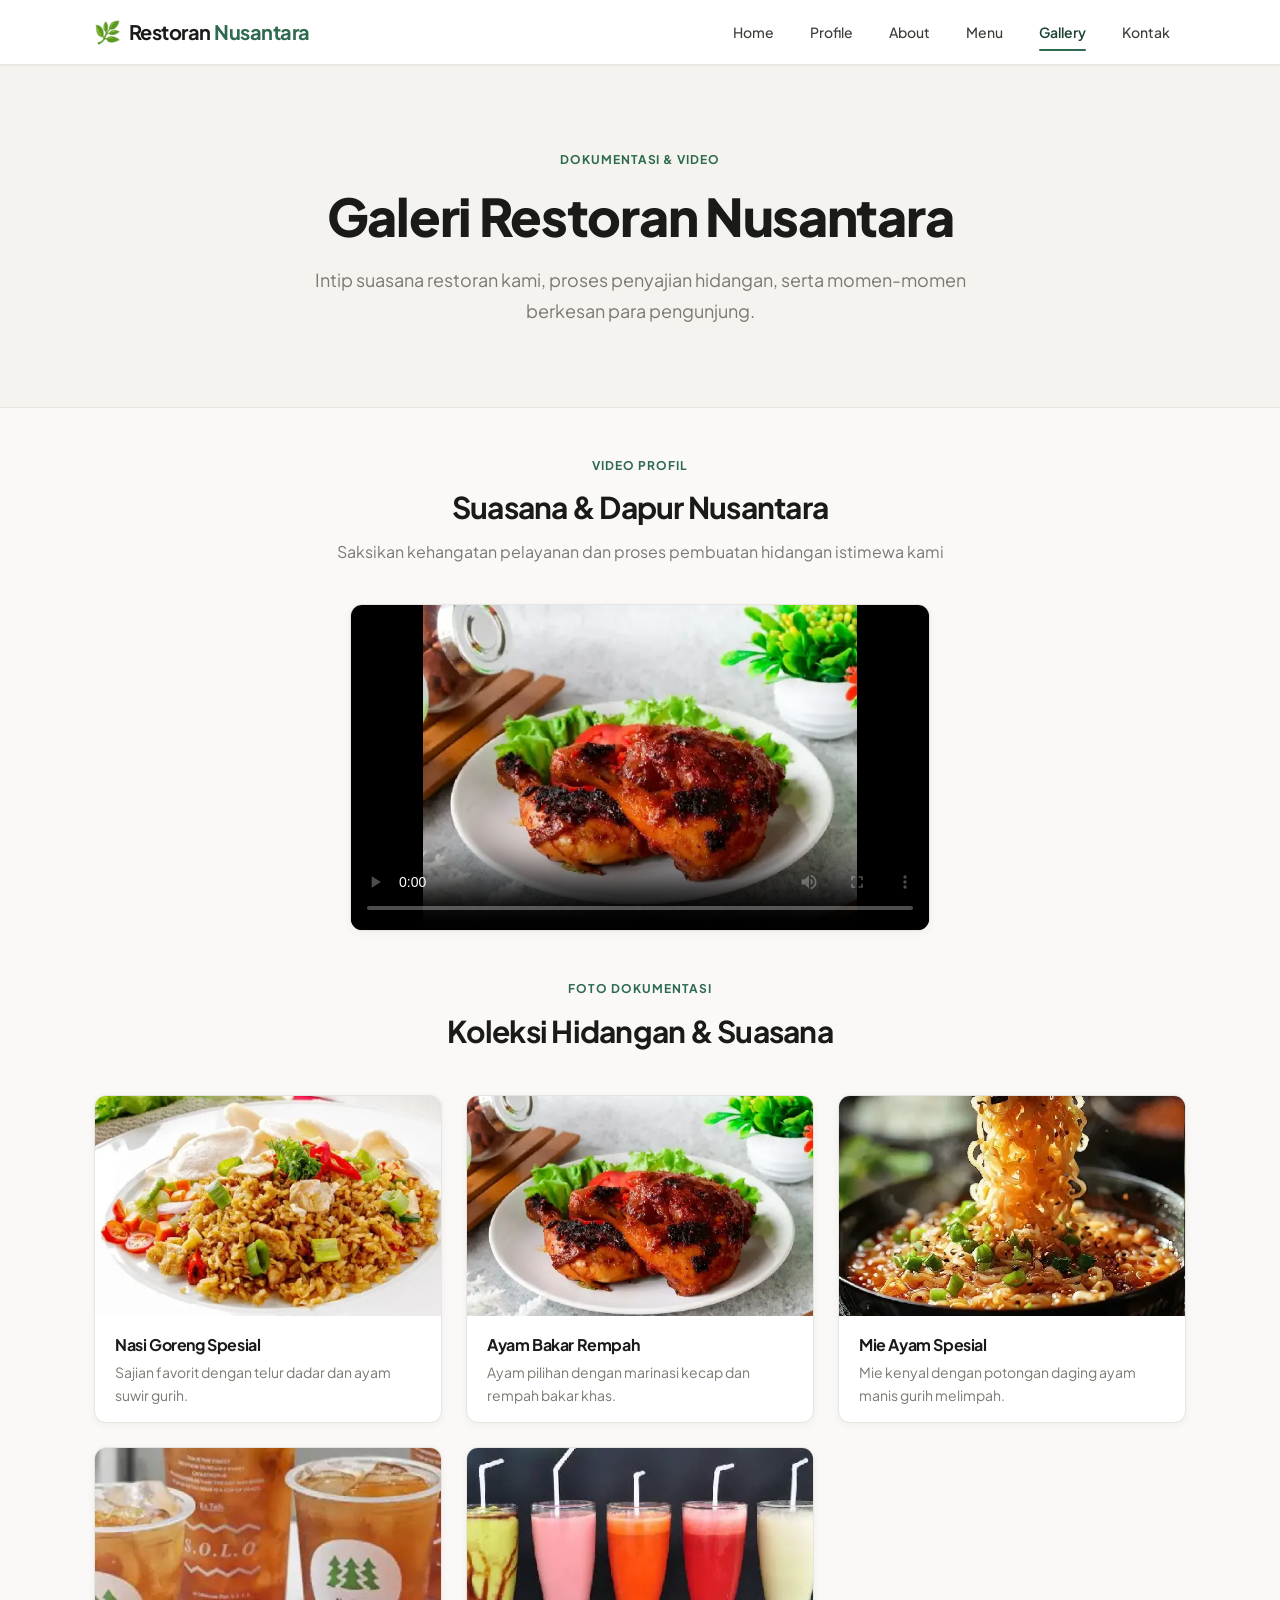
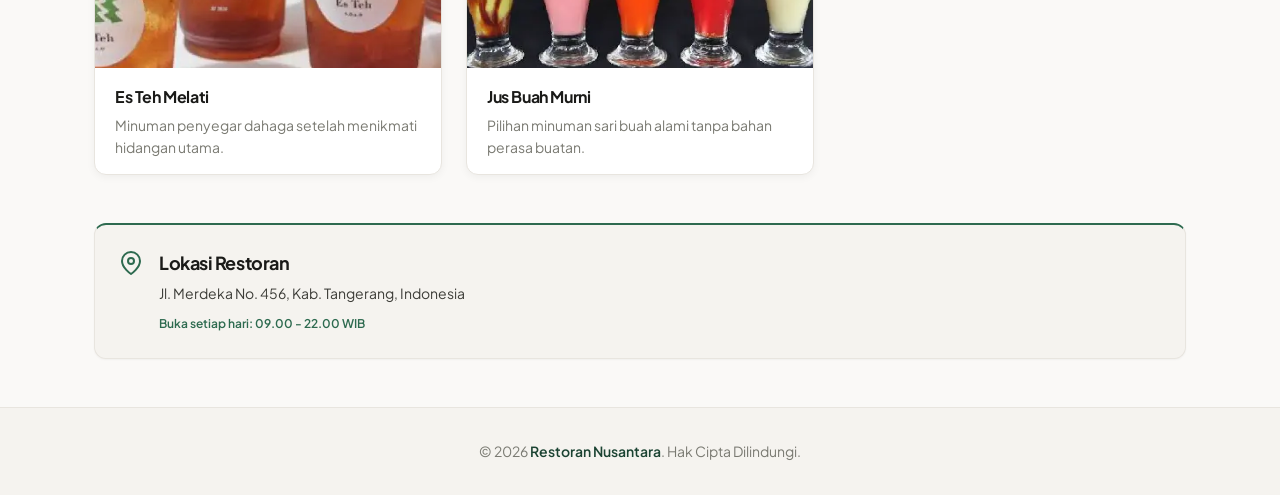
<file: gallery.html>
<!doctype html>
<html lang="id">
  <head>
    <meta charset="UTF-8" />
    <meta name="viewport" content="width=device-width, initial-scale=1.0" />
    <meta
      name="description"
      content="Galeri foto hidangan dan dokumentasi video suasana dapur serta kehangatan pelayanan di Restoran Nusantara."
    />
    <title>Galeri & Media - Restoran Nusantara</title>
    <link rel="preconnect" href="https://fonts.googleapis.com" />
    <link rel="preconnect" href="https://fonts.gstatic.com" crossorigin />
    <link
      href="https://fonts.googleapis.com/css2?family=Plus+Jakarta+Sans:ital,wght@0,400;0,500;0,600;0,700;0,800;1,400&display=swap"
      rel="stylesheet"
    />
    <link rel="stylesheet" href="style/index.css" />
  </head>

  <body>
    <!-- Navbar -->
    <header class="navbar-wrapper">
      <nav class="navbar">
        <a href="index.html" class="logo">
          <span class="logo-mark">🌿</span>
          <span class="logo-text"
            >Restoran <span class="highlight">Nusantara</span></span
          >
        </a>
        <ul class="nav-links">
          <li><a href="index.html">Home</a></li>
          <li><a href="profile.html">Profile</a></li>
          <li><a href="about.html">About</a></li>
          <li><a href="daftar-menu.html">Menu</a></li>
          <li><a href="gallery.html" class="active">Gallery</a></li>
          <li><a href="kontak.html">Kontak</a></li>
        </ul>
      </nav>
    </header>

    <!-- Hero Section -->
    <section class="hero">
      <div class="hero-container">
        <div class="badge">Dokumentasi & Video</div>
        <h1>Galeri Restoran Nusantara</h1>
        <p>
          Intip suasana restoran kami, proses penyajian hidangan, serta
          momen-momen berkesan para pengunjung.
        </p>
      </div>
    </section>

    <!-- Main Content -->
    <main class="container">
      <!-- Video Section -->
      <section class="menu-section">
        <div class="section-title-area">
          <span class="sub-heading">Video Profil</span>
          <h2>Suasana & Dapur Nusantara</h2>
          <p>
            Saksikan kehangatan pelayanan dan proses pembuatan hidangan istimewa
            kami
          </p>
        </div>

        <div class="video-wrapper">
          <div class="video-card">
            <video
              class="video-player"
              controls
              poster="./assets/ayam-bakar.webp"
            >
              <source src="./assets/video.mp4" type="video/mp4" />
              Browser Anda tidak mendukung pemutaran video HTML5.
            </video>
          </div>
        </div>
      </section>

      <!-- Photos Section -->
      <section class="menu-section">
        <div class="section-title-area">
          <span class="sub-heading">Foto Dokumentasi</span>
          <h2>Koleksi Hidangan & Suasana</h2>
        </div>

        <div class="gallery-grid">
          <!-- Gallery Item 1 -->
          <article class="gallery-card">
            <div class="card-image-wrap">
              <img
                src="./assets/nasi-goreng.webp"
                alt="Nasi Goreng Spesial"
                loading="lazy"
              />
            </div>
            <div class="gallery-card-content">
              <h3>Nasi Goreng Spesial</h3>
              <p>Sajian favorit dengan telur dadar dan ayam suwir gurih.</p>
            </div>
          </article>

          <!-- Gallery Item 2 -->
          <article class="gallery-card">
            <div class="card-image-wrap">
              <img
                src="./assets/ayam-bakar.webp"
                alt="Ayam Bakar Bumbu Rempah"
                loading="lazy"
              />
            </div>
            <div class="gallery-card-content">
              <h3>Ayam Bakar Rempah</h3>
              <p>Ayam pilihan dengan marinasi kecap dan rempah bakar khas.</p>
            </div>
          </article>

          <!-- Gallery Item 3 -->
          <article class="gallery-card">
            <div class="card-image-wrap">
              <img
                src="./assets/mie-ayam.webp"
                alt="Mie Ayam Spesial"
                loading="lazy"
              />
            </div>
            <div class="gallery-card-content">
              <h3>Mie Ayam Spesial</h3>
              <p>Mie kenyal dengan potongan daging ayam manis gurih melimpah.</p>
            </div>
          </article>

          <!-- Gallery Item 4 -->
          <article class="gallery-card">
            <div class="card-image-wrap">
              <img
                src="./assets/es-teh.webp"
                alt="Es Teh Manis Segar"
                loading="lazy"
              />
            </div>
            <div class="gallery-card-content">
              <h3>Es Teh Melati</h3>
              <p>Minuman penyegar dahaga setelah menikmati hidangan utama.</p>
            </div>
          </article>

          <!-- Gallery Item 5 -->
          <article class="gallery-card">
            <div class="card-image-wrap">
              <img
                src="./assets/jus.webp"
                alt="Jus Buah Segar"
                loading="lazy"
              />
            </div>
            <div class="gallery-card-content">
              <h3>Jus Buah Murni</h3>
              <p>Pilihan minuman sari buah alami tanpa bahan perasa buatan.</p>
            </div>
          </article>
        </div>
      </section>

      <!-- Address Section -->
      <section class="address-section">
        <div class="address-card">
          <div class="address-icon">
            <svg
              width="24"
              height="24"
              viewBox="0 0 24 24"
              fill="none"
              stroke="currentColor"
              stroke-width="2"
              stroke-linecap="round"
              stroke-linejoin="round"
            >
              <path d="M21 10c0 7-9 13-9 13s-9-6-9-13a9 9 0 0 1 18 0z"></path>
              <circle cx="12" cy="10" r="3"></circle>
            </svg>
          </div>
          <div class="address-info">
            <h3>Lokasi Restoran</h3>
            <p>Jl. Merdeka No. 456, Kab. Tangerang, Indonesia</p>
            <span class="address-hours"
              >Buka setiap hari: 09.00 - 22.00 WIB</span
            >
          </div>
        </div>
      </section>
    </main>

    <!-- Footer -->
    <footer class="footer">
      <div class="footer-container">
        <p>
          &copy; 2026 <strong>Restoran Nusantara</strong>. Hak Cipta Dilindungi.
        </p>
      </div>
    </footer>
  </body>
</html>
</file>
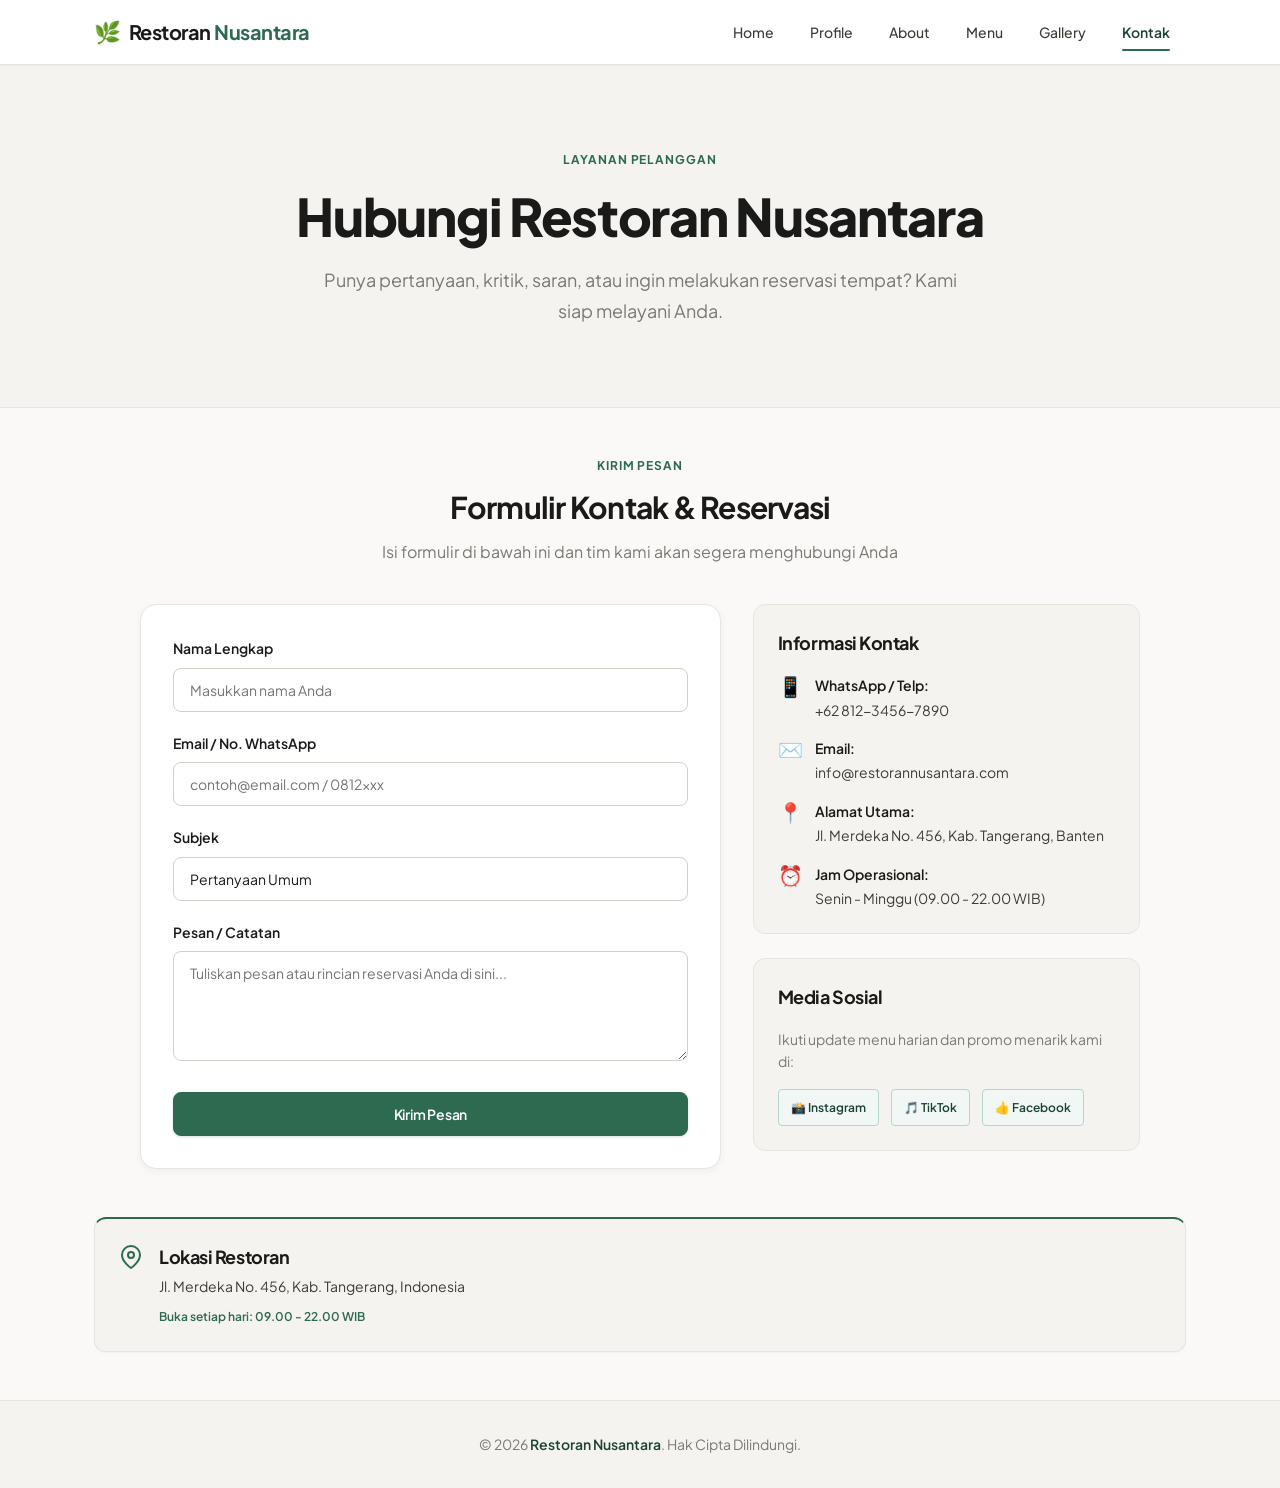
<file: kontak.html>
<!doctype html>
<html lang="id">
  <head>
    <meta charset="UTF-8" />
    <meta name="viewport" content="width=device-width, initial-scale=1.0" />
    <meta
      name="description"
      content="Hubungi Restoran Nusantara untuk layanan reservasi meja, pemesanan katering, atau pertanyaan dan saran."
    />
    <title>Hubungi Kami - Restoran Nusantara</title>
    <link rel="preconnect" href="https://fonts.googleapis.com" />
    <link rel="preconnect" href="https://fonts.gstatic.com" crossorigin />
    <link
      href="https://fonts.googleapis.com/css2?family=Plus+Jakarta+Sans:ital,wght@0,400;0,500;0,600;0,700;0,800;1,400&display=swap"
      rel="stylesheet"
    />
    <link rel="stylesheet" href="style/index.css" />
  </head>

  <body>
    <!-- Navbar -->
    <header class="navbar-wrapper">
      <nav class="navbar">
        <a href="index.html" class="logo">
          <span class="logo-mark">🌿</span>
          <span class="logo-text"
            >Restoran <span class="highlight">Nusantara</span></span
          >
        </a>
        <ul class="nav-links">
          <li><a href="index.html">Home</a></li>
          <li><a href="profile.html">Profile</a></li>
          <li><a href="about.html">About</a></li>
          <li><a href="daftar-menu.html">Menu</a></li>
          <li><a href="gallery.html">Gallery</a></li>
          <li><a href="kontak.html" class="active">Kontak</a></li>
        </ul>
      </nav>
    </header>

    <!-- Hero Section -->
    <section class="hero">
      <div class="hero-container">
        <div class="badge">Layanan Pelanggan</div>
        <h1>Hubungi Restoran Nusantara</h1>
        <p>
          Punya pertanyaan, kritik, saran, atau ingin melakukan reservasi
          tempat? Kami siap melayani Anda.
        </p>
      </div>
    </section>

    <!-- Main Content -->
    <main class="container">
      <section class="menu-section">
        <div class="section-title-area">
          <span class="sub-heading">Kirim Pesan</span>
          <h2>Formulir Kontak & Reservasi</h2>
          <p>
            Isi formulir di bawah ini dan tim kami akan segera menghubungi Anda
          </p>
        </div>

        <div class="contact-grid">
          <!-- Contact Form -->
          <form
            class="contact-form"
            onsubmit="
              event.preventDefault();
              alert('Pesan Anda berhasil terkirim!');
            "
          >
            <div class="form-group">
              <label for="nama" class="form-label">Nama Lengkap</label>
              <input
                type="text"
                id="nama"
                name="nama"
                class="form-control"
                placeholder="Masukkan nama Anda"
                autocomplete="name"
                required
              />
            </div>

            <div class="form-group">
              <label for="email" class="form-label">Email / No. WhatsApp</label>
              <input
                type="text"
                id="email"
                name="email"
                class="form-control"
                placeholder="contoh@email.com / 0812xxx"
                autocomplete="email"
                required
              />
            </div>

            <div class="form-group">
              <label for="subjek" class="form-label">Subjek</label>
              <select id="subjek" name="subjek" class="form-control">
                <option value="pertanyaan">Pertanyaan Umum</option>
                <option value="reservasi">Reservasi Meja / Katering</option>
                <option value="saran">Kritik & Saran</option>
              </select>
            </div>

            <div class="form-group">
              <label for="pesan" class="form-label">Pesan / Catatan</label>
              <textarea
                id="pesan"
                name="pesan"
                rows="4"
                class="form-control"
                placeholder="Tuliskan pesan atau rincian reservasi Anda di sini..."
                required
              ></textarea>
            </div>

            <button
              type="submit"
              class="btn-primary"
              style="width: 100%"
            >
              Kirim Pesan
            </button>
          </form>

          <!-- Contact Information & Details -->
          <aside class="contact-sidebar">
            <div class="contact-info-panel">
              <h3>Informasi Kontak</h3>

              <div class="contact-detail-list">
                <div class="contact-detail-item">
                  <span class="contact-detail-icon">📱</span>
                  <div class="contact-detail-text">
                    <strong>WhatsApp / Telp:</strong>
                    <span>+62 812-3456-7890</span>
                  </div>
                </div>

                <div class="contact-detail-item">
                  <span class="contact-detail-icon">✉️</span>
                  <div class="contact-detail-text">
                    <strong>Email:</strong>
                    <span>info@restorannusantara.com</span>
                  </div>
                </div>

                <div class="contact-detail-item">
                  <span class="contact-detail-icon">📍</span>
                  <div class="contact-detail-text">
                    <strong>Alamat Utama:</strong>
                    <span>Jl. Merdeka No. 456, Kab. Tangerang, Banten</span>
                  </div>
                </div>

                <div class="contact-detail-item">
                  <span class="contact-detail-icon">⏰</span>
                  <div class="contact-detail-text">
                    <strong>Jam Operasional:</strong>
                    <span>Senin - Minggu (09.00 - 22.00 WIB)</span>
                  </div>
                </div>
              </div>
            </div>

            <!-- Social Media Box -->
            <div class="socmed-panel">
              <h3>Media Sosial</h3>
              <p>
                Ikuti update menu harian dan promo menarik kami di:
              </p>
              <div class="socmed-list">
                <a href="#" class="socmed-item">📸 Instagram</a>
                <a href="#" class="socmed-item">🎵 TikTok</a>
                <a href="#" class="socmed-item">👍 Facebook</a>
              </div>
            </div>
          </aside>
        </div>
      </section>

      <!-- Address Section -->
      <section class="address-section">
        <div class="address-card">
          <div class="address-icon">
            <svg
              width="24"
              height="24"
              viewBox="0 0 24 24"
              fill="none"
              stroke="currentColor"
              stroke-width="2"
              stroke-linecap="round"
              stroke-linejoin="round"
            >
              <path d="M21 10c0 7-9 13-9 13s-9-6-9-13a9 9 0 0 1 18 0z"></path>
              <circle cx="12" cy="10" r="3"></circle>
            </svg>
          </div>
          <div class="address-info">
            <h3>Lokasi Restoran</h3>
            <p>Jl. Merdeka No. 456, Kab. Tangerang, Indonesia</p>
            <span class="address-hours"
              >Buka setiap hari: 09.00 - 22.00 WIB</span
            >
          </div>
        </div>
      </section>
    </main>

    <!-- Footer -->
    <footer class="footer">
      <div class="footer-container">
        <p>
          &copy; 2026 <strong>Restoran Nusantara</strong>. Hak Cipta Dilindungi.
        </p>
      </div>
    </footer>
  </body>
</html>
</file>
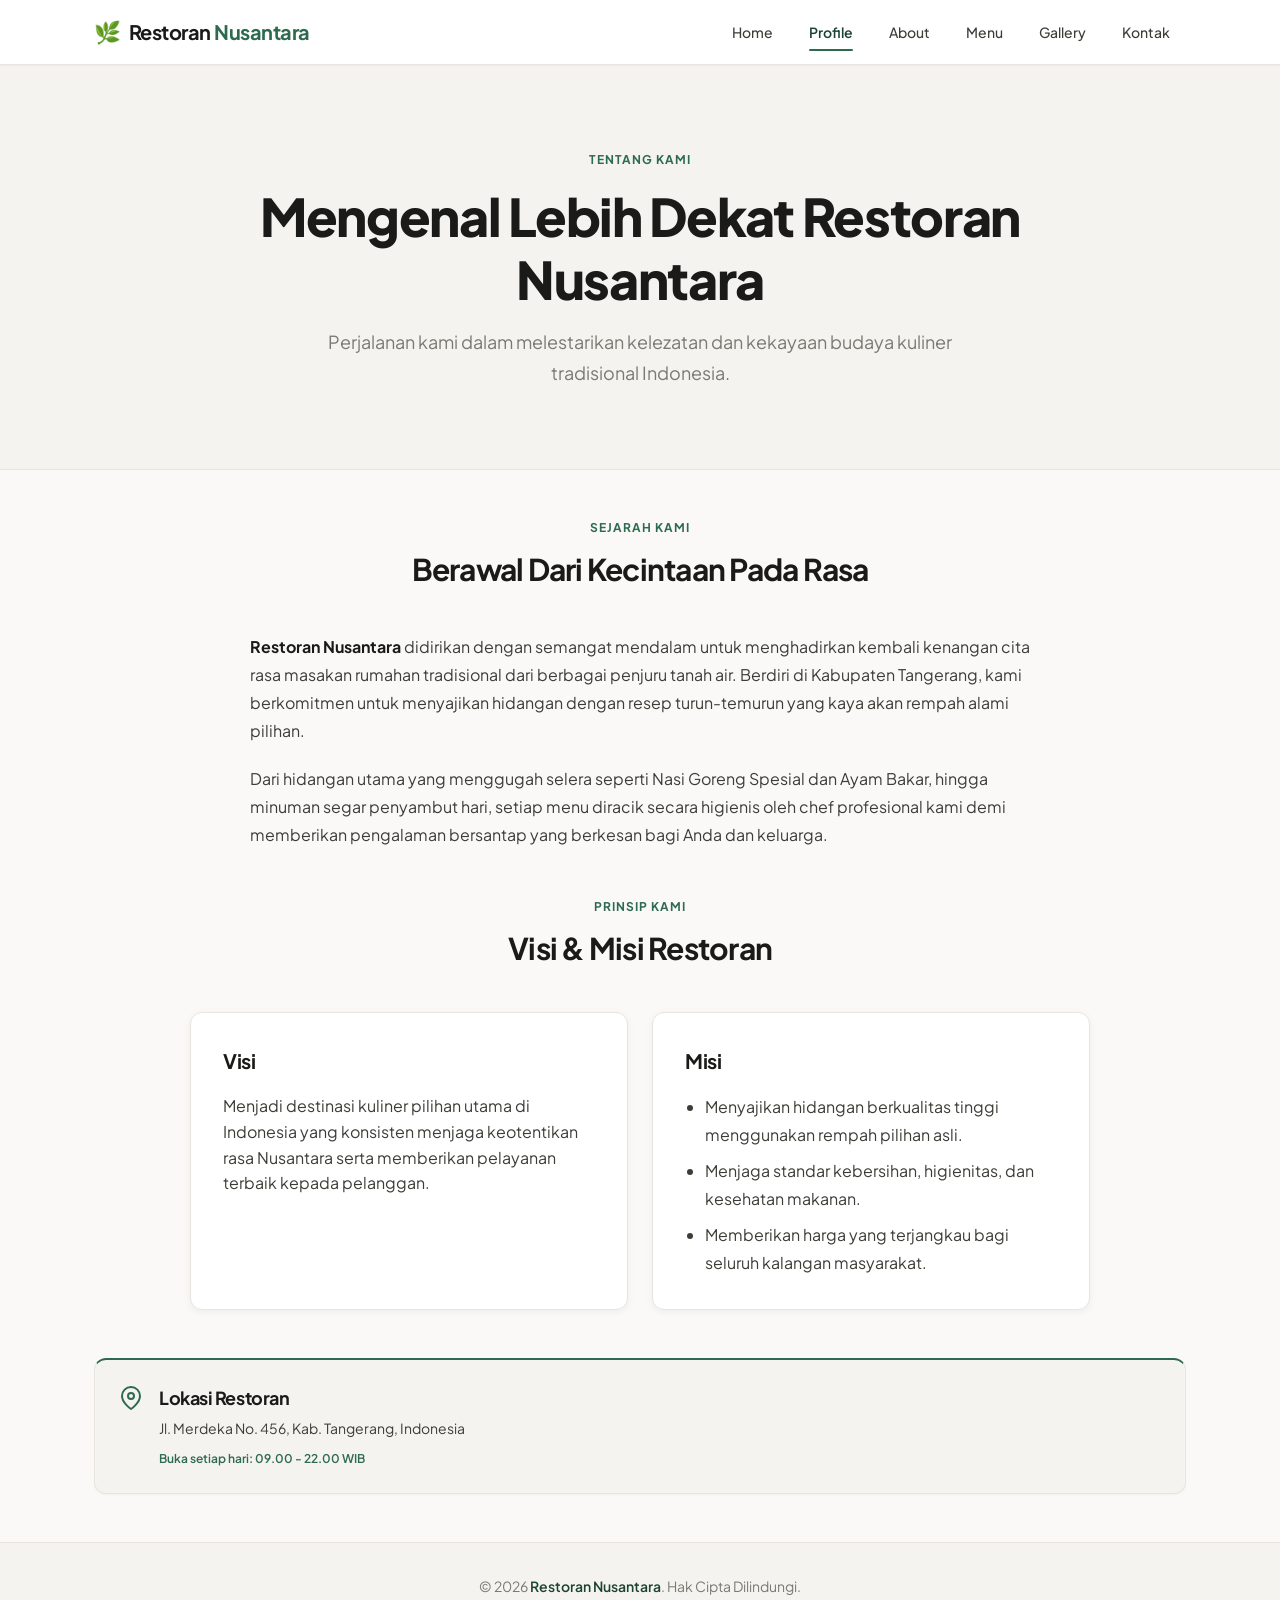
<file: profile.html>
<!doctype html>
<html lang="id">
  <head>
    <meta charset="UTF-8" />
    <meta name="viewport" content="width=device-width, initial-scale=1.0" />
    <meta
      name="description"
      content="Profil dan sejarah Restoran Nusantara dalam melestarikan kelezatan dan kekayaan budaya kuliner tradisional khas Indonesia."
    />
    <title>Profil Kami - Restoran Nusantara</title>
    <link rel="preconnect" href="https://fonts.googleapis.com" />
    <link rel="preconnect" href="https://fonts.gstatic.com" crossorigin />
    <link
      href="https://fonts.googleapis.com/css2?family=Plus+Jakarta+Sans:ital,wght@0,400;0,500;0,600;0,700;0,800;1,400&display=swap"
      rel="stylesheet"
    />
    <link rel="stylesheet" href="style/index.css" />
  </head>

  <body>
    <!-- Navbar -->
    <header class="navbar-wrapper">
      <nav class="navbar">
        <a href="index.html" class="logo">
          <span class="logo-mark">🌿</span>
          <span class="logo-text"
            >Restoran <span class="highlight">Nusantara</span></span
          >
        </a>
        <ul class="nav-links">
          <li><a href="index.html">Home</a></li>
          <li><a href="profile.html" class="active">Profile</a></li>
          <li><a href="about.html">About</a></li>
          <li><a href="daftar-menu.html">Menu</a></li>
          <li><a href="gallery.html">Gallery</a></li>
          <li><a href="kontak.html">Kontak</a></li>
        </ul>
      </nav>
    </header>

    <!-- Hero Section -->
    <section class="hero">
      <div class="hero-container">
        <div class="badge">Tentang Kami</div>
        <h1>Mengenal Lebih Dekat Restoran Nusantara</h1>
        <p>
          Perjalanan kami dalam melestarikan kelezatan dan kekayaan budaya
          kuliner tradisional Indonesia.
        </p>
      </div>
    </section>

    <!-- Main Content -->
    <main class="container">
      <!-- Sejarah Section -->
      <section class="menu-section">
        <div class="section-title-area">
          <span class="sub-heading">Sejarah Kami</span>
          <h2>Berawal Dari Kecintaan Pada Rasa</h2>
        </div>
        <div class="prose-block">
          <p>
            <strong>Restoran Nusantara</strong> didirikan dengan semangat
            mendalam untuk menghadirkan kembali kenangan cita rasa masakan
            rumahan tradisional dari berbagai penjuru tanah air. Berdiri di
            Kabupaten Tangerang, kami berkomitmen untuk menyajikan hidangan
            dengan resep turun-temurun yang kaya akan rempah alami pilihan.
          </p>
          <p>
            Dari hidangan utama yang menggugah selera seperti Nasi Goreng
            Spesial dan Ayam Bakar, hingga minuman segar penyambut hari, setiap
            menu diracik secara higienis oleh chef profesional kami demi
            memberikan pengalaman bersantap yang berkesan bagi Anda dan
            keluarga.
          </p>
        </div>
      </section>

      <!-- Visi & Misi Section -->
      <section class="menu-section">
        <div class="section-title-area">
          <span class="sub-heading">Prinsip Kami</span>
          <h2>Visi & Misi Restoran</h2>
        </div>

        <div class="info-grid">
          <div class="info-panel">
            <h3>Visi</h3>
            <p>
              Menjadi destinasi kuliner pilihan utama di Indonesia yang
              konsisten menjaga keotentikan rasa Nusantara serta memberikan
              pelayanan terbaik kepada pelanggan.
            </p>
          </div>

          <div class="info-panel">
            <h3>Misi</h3>
            <ul>
              <li>
                Menyajikan hidangan berkualitas tinggi menggunakan rempah
                pilihan asli.
              </li>
              <li>
                Menjaga standar kebersihan, higienitas, dan kesehatan makanan.
              </li>
              <li>
                Memberikan harga yang terjangkau bagi seluruh kalangan
                masyarakat.
              </li>
            </ul>
          </div>
        </div>
      </section>

      <!-- Address Section -->
      <section class="address-section">
        <div class="address-card">
          <div class="address-icon">
            <svg
              width="24"
              height="24"
              viewBox="0 0 24 24"
              fill="none"
              stroke="currentColor"
              stroke-width="2"
              stroke-linecap="round"
              stroke-linejoin="round"
            >
              <path d="M21 10c0 7-9 13-9 13s-9-6-9-13a9 9 0 0 1 18 0z"></path>
              <circle cx="12" cy="10" r="3"></circle>
            </svg>
          </div>
          <div class="address-info">
            <h3>Lokasi Restoran</h3>
            <p>Jl. Merdeka No. 456, Kab. Tangerang, Indonesia</p>
            <span class="address-hours"
              >Buka setiap hari: 09.00 - 22.00 WIB</span
            >
          </div>
        </div>
      </section>
    </main>

    <!-- Footer -->
    <footer class="footer">
      <div class="footer-container">
        <p>
          &copy; 2026 <strong>Restoran Nusantara</strong>. Hak Cipta Dilindungi.
        </p>
      </div>
    </footer>
  </body>
</html>
</file>
<file: style/index.css>
/* ==========================================================================
   Restoran Nusantara - Modern Luxury & Elegant Design System
   Pure Native CSS
   ========================================================================== */

/* --------------------------------------------------------------------------
   1. Design Tokens & CSS Variables
   -------------------------------------------------------------------------- */
:root {
  /* Color Palette - Warm Emerald Luxury */
  --color-primary: #2d6a4f;
  --color-primary-dark: #1b4332;
  --color-primary-light: #52b788;
  --color-primary-subtle: #f0f7f4;
  --color-primary-border: #b7d5c8;

  --color-bg-page: #faf9f7;
  --color-bg-card: #ffffff;
  --color-bg-surface: #f5f3ef;

  --color-text-main: #1a1a18;
  --color-text-body: #3d3d38;
  --color-text-muted: #7a7a72;

  --color-border: #e8e5df;
  --color-border-hover: #d4cfc7;
  --color-accent: #c49a3c;

  /* Typography Scale */
  --font-family-base:
    "Plus Jakarta Sans", -apple-system, BlinkMacSystemFont, "Segoe UI", Roboto,
    sans-serif;

  --text-xs: 0.75rem; /* 12px */
  --text-sm: 0.875rem; /* 14px */
  --text-base: 1rem; /* 16px */
  --text-lg: 1.125rem; /* 18px */
  --text-xl: 1.25rem; /* 20px */
  --text-2xl: 1.5rem; /* 24px */
  --text-3xl: 1.875rem; /* 30px */
  --text-4xl: 2.25rem; /* 36px */
  --text-5xl: 3.25rem; /* 52px */

  --font-normal: 400;
  --font-medium: 500;
  --font-semibold: 600;
  --font-bold: 700;
  --font-extrabold: 800;

  --leading-tight: 1.2;
  --leading-snug: 1.35;
  --leading-normal: 1.6;
  --leading-relaxed: 1.75;

  --tracking-tight: -0.025em;
  --tracking-snug: -0.015em;
  --tracking-normal: 0;
  --tracking-wide: 0.05em;
  --tracking-wider: 0.08em;

  /* Spacing Scale */
  --space-1: 0.25rem; /* 4px */
  --space-2: 0.5rem; /* 8px */
  --space-3: 0.75rem; /* 12px */
  --space-4: 1rem; /* 16px */
  --space-5: 1.25rem; /* 20px */
  --space-6: 1.5rem; /* 24px */
  --space-8: 2rem; /* 32px */
  --space-10: 2.5rem; /* 40px */
  --space-12: 3rem; /* 48px */
  --space-16: 4rem; /* 64px */
  --space-20: 5rem; /* 80px */
  --space-24: 6rem; /* 96px */

  /* Elevation & Shadows */
  --shadow-sm: 0 1px 2px rgba(26, 26, 24, 0.04);
  --shadow-card: 0 2px 8px rgba(26, 26, 24, 0.05);
  --shadow-hover:
    0 12px 28px rgba(45, 106, 79, 0.09), 0 2px 6px rgba(26, 26, 24, 0.04);
  --shadow-panel: 0 4px 16px rgba(26, 26, 24, 0.04);

  /* Border Radii */
  --radius-sm: 4px;
  --radius-md: 8px;
  --radius-lg: 12px;
  --radius-xl: 16px;

  /* Layout */
  --container-width: 1140px;
}

/* --------------------------------------------------------------------------
   2. Reset & Global Base Styles
   -------------------------------------------------------------------------- */
*,
*::before,
*::after {
  margin: 0;
  padding: 0;
  box-sizing: border-box;
}

html {
  scroll-behavior: smooth;
}

body {
  font-family: var(--font-family-base);
  background-color: var(--color-bg-page);
  color: var(--color-text-body);
  font-size: var(--text-base);
  line-height: var(--leading-normal);
  -webkit-font-smoothing: antialiased;
  -moz-osx-font-smoothing: grayscale;
}

img {
  max-width: 100%;
  height: auto;
  display: block;
}

:focus-visible {
  outline: 2px solid var(--color-primary);
  outline-offset: 3px;
}

@media (prefers-reduced-motion: reduce) {
  *,
  *::before,
  *::after {
    animation-duration: 0.01ms !important;
    animation-iteration-count: 1 !important;
    transition-duration: 0.01ms !important;
    scroll-behavior: auto !important;
  }
}

/* --------------------------------------------------------------------------
   3. Typography & Utilities
   -------------------------------------------------------------------------- */
h1,
h2,
h3,
h4 {
  color: var(--color-text-main);
  letter-spacing: var(--tracking-tight);
}

p {
  color: var(--color-text-body);
}

.sub-heading {
  color: var(--color-primary);
  font-size: var(--text-xs);
  font-weight: var(--font-bold);
  text-transform: uppercase;
  letter-spacing: var(--tracking-wider);
  display: block;
  margin-bottom: var(--space-2);
}

.divider {
  margin: var(--space-12) 0;
  border: none;
  border-top: 1px solid var(--color-border);
}

/* --------------------------------------------------------------------------
   4. Buttons
   -------------------------------------------------------------------------- */
.btn-primary,
.btn-secondary {
  display: inline-flex;
  align-items: center;
  justify-content: center;
  gap: var(--space-2);
  font-family: var(--font-family-base);
  font-size: var(--text-sm);
  font-weight: var(--font-semibold);
  letter-spacing: var(--tracking-snug);
  padding: 0.75rem 1.5rem;
  border-radius: var(--radius-md);
  text-decoration: none;
  cursor: pointer;
  border: 1px solid transparent;
  transition:
    background-color 0.2s ease,
    border-color 0.2s ease,
    color 0.2s ease,
    transform 0.15s ease,
    box-shadow 0.2s ease;
}

.btn-primary {
  background-color: var(--color-primary);
  color: #ffffff;
  border-color: var(--color-primary);
  box-shadow: 0 1px 3px rgba(45, 106, 79, 0.2);
}

.btn-primary:hover {
  background-color: var(--color-primary-dark);
  border-color: var(--color-primary-dark);
  box-shadow: 0 4px 12px rgba(45, 106, 79, 0.25);
  transform: translateY(-1px);
}

.btn-primary:active {
  transform: translateY(0);
}

.btn-secondary {
  background-color: transparent;
  color: var(--color-primary-dark);
  border-color: var(--color-border-hover);
}

.btn-secondary:hover {
  background-color: var(--color-bg-surface);
  border-color: var(--color-primary-border);
  color: var(--color-primary);
  transform: translateY(-1px);
}

.btn-secondary:active {
  transform: translateY(0);
}

/* --------------------------------------------------------------------------
   5. Header & Navbar
   -------------------------------------------------------------------------- */
.navbar-wrapper {
  background-color: var(--color-bg-card);
  border-bottom: 1px solid var(--color-border);
  position: sticky;
  top: 0;
  z-index: 100;
  box-shadow: var(--shadow-sm);
}

.navbar {
  max-width: var(--container-width);
  margin: 0 auto;
  padding: var(--space-4) var(--space-6);
  display: flex;
  align-items: center;
  justify-content: space-between;
  gap: var(--space-6);
}

.logo {
  text-decoration: none;
  display: flex;
  align-items: center;
  gap: var(--space-2);
  color: var(--color-text-main);
  font-size: var(--text-xl);
  font-weight: var(--font-bold);
  letter-spacing: var(--tracking-tight);
}

.logo-mark {
  font-size: 1.35rem;
  line-height: 1;
}

.logo .highlight {
  color: var(--color-primary);
}

.nav-links {
  list-style: none;
  display: flex;
  align-items: center;
  gap: var(--space-1);
}

.nav-links li a {
  text-decoration: none;
  color: var(--color-text-body);
  font-size: var(--text-sm);
  font-weight: var(--font-medium);
  padding: var(--space-2) var(--space-4);
  border-radius: var(--radius-sm);
  position: relative;
  transition:
    color 0.2s ease,
    background-color 0.2s ease;
}

.nav-links li a:hover {
  color: var(--color-primary);
  background-color: var(--color-primary-subtle);
}

.nav-links li a.active {
  color: var(--color-primary-dark);
  font-weight: var(--font-semibold);
  background-color: transparent;
}

.nav-links li a.active::after {
  content: "";
  position: absolute;
  bottom: -2px;
  left: var(--space-4);
  right: var(--space-4);
  height: 2px;
  background-color: var(--color-primary);
  border-radius: 2px;
}

/* --------------------------------------------------------------------------
   6. Hero Section
   -------------------------------------------------------------------------- */
.hero {
  background-color: var(--color-bg-surface);
  border-bottom: 1px solid var(--color-border);
  padding: var(--space-20) var(--space-6);
  text-align: center;
}

.hero-container {
  max-width: 780px;
  margin: 0 auto;
}

.badge {
  display: inline-block;
  color: var(--color-primary);
  font-size: var(--text-xs);
  font-weight: var(--font-bold);
  letter-spacing: var(--tracking-wider);
  text-transform: uppercase;
  margin-bottom: var(--space-4);
}

.hero h1 {
  font-size: var(--text-5xl);
  font-weight: var(--font-extrabold);
  color: var(--color-text-main);
  line-height: var(--leading-tight);
  margin-bottom: var(--space-4);
  letter-spacing: var(--tracking-tight);
}

.hero p {
  color: var(--color-text-muted);
  font-size: var(--text-lg);
  line-height: var(--leading-relaxed);
  margin: 0 auto;
  max-width: 660px;
}

.hero-cta {
  margin-top: var(--space-8);
  display: flex;
  align-items: center;
  justify-content: center;
  gap: var(--space-4);
  flex-wrap: wrap;
}

/* --------------------------------------------------------------------------
   7. Layout Container & Section Headers
   -------------------------------------------------------------------------- */
.container {
  max-width: var(--container-width);
  margin: 0 auto;
  padding: var(--space-12) var(--space-6);
}

.section-title-area {
  text-align: center;
  margin-bottom: var(--space-10);
  max-width: 640px;
  margin-left: auto;
  margin-right: auto;
}

.section-title-area h2 {
  font-size: var(--text-3xl);
  font-weight: var(--font-bold);
  color: var(--color-text-main);
  letter-spacing: var(--tracking-tight);
  margin-bottom: var(--space-2);
}

.section-title-area p {
  color: var(--color-text-muted);
  font-size: var(--text-base);
  line-height: var(--leading-normal);
}

/* --------------------------------------------------------------------------
   8. Menu Cards & Grid (Home Page & Catalog)
   -------------------------------------------------------------------------- */
.menu-section {
  margin-bottom: var(--space-12);
}

.menu-grid {
  display: grid;
  grid-template-columns: repeat(auto-fill, minmax(280px, 1fr));
  gap: var(--space-6);
}

.menu-card {
  background-color: var(--color-bg-card);
  border: 1px solid var(--color-border);
  border-radius: var(--radius-lg);
  overflow: hidden;
  box-shadow: var(--shadow-card);
  display: flex;
  flex-direction: column;
  transition:
    transform 0.25s ease,
    border-color 0.25s ease,
    box-shadow 0.25s ease;
}

.menu-card:hover {
  transform: translateY(-3px);
  border-color: var(--color-primary-border);
  box-shadow: var(--shadow-hover);
}

.card-image-wrap {
  width: 100%;
  height: 220px;
  overflow: hidden;
  background-color: var(--color-bg-surface);
}

.card-image-wrap img {
  width: 100%;
  height: 100%;
  object-fit: cover;
  transition: transform 0.5s ease;
  display: block;
}

.menu-card:hover .card-image-wrap img {
  transform: scale(1.05);
}

.card-content {
  padding: var(--space-5);
  display: flex;
  flex-direction: column;
  flex-grow: 1;
}

.card-top {
  display: flex;
  justify-content: space-between;
  align-items: baseline;
  gap: var(--space-3);
  margin-bottom: var(--space-2);
}

.card-top h3 {
  font-size: var(--text-lg);
  font-weight: var(--font-bold);
  color: var(--color-text-main);
  line-height: var(--leading-snug);
}

.card-top .harga {
  color: var(--color-primary);
  font-weight: var(--font-bold);
  font-size: var(--text-base);
  white-space: nowrap;
}

.card-content p {
  color: var(--color-text-muted);
  font-size: var(--text-sm);
  line-height: var(--leading-normal);
}

/* --------------------------------------------------------------------------
   9. Profile Page Components
   -------------------------------------------------------------------------- */
.prose-block {
  max-width: 780px;
  margin: 0 auto;
  line-height: var(--leading-relaxed);
  font-size: var(--text-base);
  color: var(--color-text-body);
}

.prose-block p {
  margin-bottom: var(--space-5);
  color: var(--color-text-body);
}

.prose-block p:last-child {
  margin-bottom: 0;
}

.prose-block strong {
  color: var(--color-text-main);
}

.info-grid {
  display: grid;
  grid-template-columns: repeat(auto-fit, minmax(280px, 1fr));
  gap: var(--space-6);
  max-width: 900px;
  margin: 0 auto;
}

.info-panel {
  background-color: var(--color-bg-card);
  padding: var(--space-8);
  border-radius: var(--radius-lg);
  border: 1px solid var(--color-border);
  box-shadow: var(--shadow-card);
}

.info-panel h3 {
  color: var(--color-text-main);
  margin-bottom: var(--space-4);
  font-size: var(--text-xl);
  font-weight: var(--font-bold);
  display: flex;
  align-items: center;
  gap: var(--space-2);
}

.info-panel p {
  color: var(--color-text-body);
  line-height: var(--leading-normal);
}

.info-panel ul {
  color: var(--color-text-body);
  line-height: var(--leading-relaxed);
  padding-left: var(--space-5);
  margin: 0;
}

.info-panel ul li {
  margin-bottom: var(--space-2);
}

.info-panel ul li:last-child {
  margin-bottom: 0;
}

/* --------------------------------------------------------------------------
   10. About Page Components
   -------------------------------------------------------------------------- */
.feature-grid {
  display: grid;
  grid-template-columns: repeat(auto-fit, minmax(250px, 1fr));
  gap: var(--space-6);
}

.feature-card {
  background-color: var(--color-bg-card);
  border: 1px solid var(--color-border);
  border-radius: var(--radius-lg);
  padding: var(--space-6);
  text-align: center;
  box-shadow: var(--shadow-card);
  transition:
    transform 0.25s ease,
    border-color 0.25s ease,
    box-shadow 0.25s ease;
}

.feature-card:hover {
  transform: translateY(-3px);
  border-color: var(--color-primary-border);
  box-shadow: var(--shadow-hover);
}

.feature-icon {
  font-size: 2.25rem;
  margin-bottom: var(--space-4);
  display: inline-block;
}

.feature-card h3 {
  margin-bottom: var(--space-2);
  font-size: var(--text-lg);
  font-weight: var(--font-bold);
  color: var(--color-text-main);
}

.feature-card p {
  font-size: var(--text-sm);
  color: var(--color-text-muted);
  line-height: var(--leading-normal);
}

.facilities-panel {
  background-color: var(--color-bg-surface);
  padding: var(--space-8);
  border-radius: var(--radius-xl);
  border: 1px solid var(--color-border);
  max-width: 820px;
  margin: 0 auto;
}

.facilities-list {
  display: grid;
  grid-template-columns: repeat(auto-fit, minmax(220px, 1fr));
  gap: var(--space-4) var(--space-6);
  list-style: none;
  padding: 0;
  margin: 0;
}

.facility-item {
  display: flex;
  align-items: center;
  gap: var(--space-3);
  color: var(--color-text-main);
  font-weight: var(--font-medium);
  font-size: var(--text-sm);
}

.facility-item::before {
  content: "";
  display: inline-block;
  width: 8px;
  height: 8px;
  border-radius: 50%;
  background-color: var(--color-primary);
  flex-shrink: 0;
}

/* --------------------------------------------------------------------------
   11. Menu List & Ordering Steps (daftar-menu.html)
   -------------------------------------------------------------------------- */
.menu-list-section {
  max-width: 840px;
  margin: 0 auto;
}

.menu-category {
  margin-bottom: var(--space-8);
}

.menu-category:last-child {
  margin-bottom: 0;
}

.menu-category h3 {
  font-size: var(--text-xl);
  font-weight: var(--font-bold);
  color: var(--color-text-main);
  margin-bottom: var(--space-5);
  padding-bottom: var(--space-2);
  border-bottom: 2px solid var(--color-primary-subtle);
}

.text-menu-list {
  list-style: none;
  padding: 0;
  margin: 0;
  display: flex;
  flex-direction: column;
  gap: var(--space-4);
}

.text-menu-list li {
  background-color: var(--color-bg-card);
  border: 1px solid var(--color-border);
  border-radius: var(--radius-md);
  padding: var(--space-4) var(--space-5);
  transition:
    border-color 0.2s ease,
    box-shadow 0.2s ease;
}

.text-menu-list li:hover {
  border-color: var(--color-primary-border);
  box-shadow: var(--shadow-sm);
}

.text-menu-header {
  display: flex;
  justify-content: space-between;
  align-items: baseline;
  gap: var(--space-3);
  margin-bottom: var(--space-1);
}

.text-menu-list strong {
  color: var(--color-text-main);
  font-size: var(--text-base);
  font-weight: var(--font-semibold);
}

.text-menu-price {
  color: var(--color-primary);
  font-weight: var(--font-bold);
  font-size: var(--text-sm);
  white-space: nowrap;
}

.text-menu-list p {
  color: var(--color-text-muted);
  font-size: var(--text-sm);
  margin: 0;
  line-height: var(--leading-normal);
}

/* Ordering Steps */
.ordering-steps-section {
  max-width: 840px;
  margin: 0 auto;
}

.steps-list {
  list-style: none;
  counter-reset: step-counter;
  padding: 0;
  margin: 0;
  display: flex;
  flex-direction: column;
  gap: var(--space-5);
}

.steps-list li {
  counter-increment: step-counter;
  position: relative;
  padding-left: 3.5rem;
  background-color: var(--color-bg-card);
  border: 1px solid var(--color-border);
  border-radius: var(--radius-lg);
  padding-top: var(--space-5);
  padding-right: var(--space-5);
  padding-bottom: var(--space-5);
  transition:
    border-color 0.2s ease,
    box-shadow 0.2s ease;
}

.steps-list li:hover {
  border-color: var(--color-primary-border);
  box-shadow: var(--shadow-sm);
}

.steps-list li::before {
  content: counter(step-counter);
  position: absolute;
  left: var(--space-5);
  top: var(--space-5);
  width: 2rem;
  height: 2rem;
  border-radius: 50%;
  background-color: var(--color-primary-subtle);
  color: var(--color-primary-dark);
  font-weight: var(--font-bold);
  font-size: var(--text-sm);
  display: flex;
  align-items: center;
  justify-content: center;
  border: 1px solid var(--color-primary-border);
}

.steps-list li strong {
  display: block;
  font-size: var(--text-base);
  font-weight: var(--font-bold);
  color: var(--color-text-main);
  margin-bottom: var(--space-1);
}

.steps-list li p {
  color: var(--color-text-muted);
  font-size: var(--text-sm);
  margin: 0;
  line-height: var(--leading-normal);
}

/* --------------------------------------------------------------------------
   12. Gallery & Media Components (gallery.html)
   -------------------------------------------------------------------------- */
.video-wrapper {
  max-width: 580px;
  margin: 0 auto;
}

.video-card {
  background-color: var(--color-bg-card);
  border: 1px solid var(--color-border);
  border-radius: var(--radius-lg);
  overflow: hidden;
  box-shadow: var(--shadow-card);
}

.video-player {
  width: 100%;
  display: block;
  background-color: #000;
  aspect-ratio: 16 / 9;
}

.gallery-grid {
  display: grid;
  grid-template-columns: repeat(auto-fill, minmax(280px, 1fr));
  gap: var(--space-6);
}

.gallery-card {
  background-color: var(--color-bg-card);
  border: 1px solid var(--color-border);
  border-radius: var(--radius-lg);
  overflow: hidden;
  box-shadow: var(--shadow-card);
  display: flex;
  flex-direction: column;
  transition:
    transform 0.25s ease,
    border-color 0.25s ease,
    box-shadow 0.25s ease;
}

.gallery-card:hover {
  transform: translateY(-3px);
  border-color: var(--color-primary-border);
  box-shadow: var(--shadow-hover);
}

.gallery-card .card-image-wrap {
  height: 220px;
}

.gallery-card:hover .card-image-wrap img {
  transform: scale(1.05);
}

.gallery-card-content {
  padding: var(--space-4) var(--space-5);
}

.gallery-card-content h3 {
  font-size: var(--text-base);
  font-weight: var(--font-bold);
  color: var(--color-text-main);
  margin-bottom: var(--space-1);
}

.gallery-card-content p {
  font-size: var(--text-sm);
  color: var(--color-text-muted);
  line-height: var(--leading-normal);
}

/* --------------------------------------------------------------------------
   13. Contact Page Components (kontak.html)
   -------------------------------------------------------------------------- */
.contact-grid {
  display: grid;
  grid-template-columns: 1.2fr 0.8fr;
  gap: var(--space-8);
  max-width: 1000px;
  margin: 0 auto;
  align-items: start;
}

.contact-form {
  background-color: var(--color-bg-card);
  padding: var(--space-8);
  border-radius: var(--radius-xl);
  border: 1px solid var(--color-border);
  box-shadow: var(--shadow-card);
}

.form-group {
  margin-bottom: var(--space-5);
}

.form-group:last-of-type {
  margin-bottom: var(--space-6);
}

.form-label {
  display: block;
  font-weight: var(--font-semibold);
  margin-bottom: var(--space-2);
  color: var(--color-text-main);
  font-size: var(--text-sm);
}

.form-control {
  width: 100%;
  padding: 0.75rem 1rem;
  border: 1px solid var(--color-border-hover);
  border-radius: var(--radius-md);
  font-family: var(--font-family-base);
  font-size: var(--text-sm);
  color: var(--color-text-main);
  background-color: var(--color-bg-card);
  box-sizing: border-box;
  transition:
    border-color 0.2s ease,
    box-shadow 0.2s ease;
}

.form-control:focus {
  outline: none;
  border-color: var(--color-primary);
  box-shadow: 0 0 0 3px var(--color-primary-subtle);
}

textarea.form-control {
  resize: vertical;
  min-height: 110px;
}

select.form-control {
  appearance: none;
  background-image: url("data:image/svg2+xml;charset=UTF-8,%3Csvg xmlns='http://www.w3.org/2000/svg' viewBox='0 0 24 24' fill='none' stroke='%237a7a72' stroke-width='2' stroke-linecap='round' stroke-linejoin='round'%3E%3Cpolyline points='6 9 12 15 18 9'%3E%3C/polyline%3E%3C/svg%3E");
  background-repeat: no-repeat;
  background-position: right 1rem center;
  background-size: 1rem;
  padding-right: 2.5rem;
}

.contact-sidebar {
  display: flex;
  flex-direction: column;
  gap: var(--space-6);
}

.contact-info-panel,
.socmed-panel {
  background-color: var(--color-bg-surface);
  padding: var(--space-6);
  border-radius: var(--radius-lg);
  border: 1px solid var(--color-border);
}

.contact-info-panel h3,
.socmed-panel h3 {
  color: var(--color-text-main);
  margin-bottom: var(--space-4);
  font-size: var(--text-lg);
  font-weight: var(--font-bold);
}

.contact-detail-list {
  display: flex;
  flex-direction: column;
  gap: var(--space-4);
}

.contact-detail-item {
  display: flex;
  align-items: flex-start;
  gap: var(--space-3);
  font-size: var(--text-sm);
  color: var(--color-text-body);
}

.contact-detail-icon {
  font-size: 1.25rem;
  line-height: 1.2;
  flex-shrink: 0;
}

.contact-detail-text strong {
  display: block;
  color: var(--color-text-main);
  font-weight: var(--font-semibold);
  margin-bottom: 2px;
}

.socmed-panel p {
  color: var(--color-text-muted);
  font-size: var(--text-sm);
  margin-bottom: var(--space-4);
}

.socmed-list {
  display: flex;
  gap: var(--space-3);
  flex-wrap: wrap;
}

.socmed-item {
  display: inline-flex;
  align-items: center;
  gap: var(--space-1);
  font-size: var(--text-xs);
  font-weight: var(--font-semibold);
  color: var(--color-primary-dark);
  background-color: var(--color-primary-subtle);
  border: 1px solid var(--color-primary-border);
  padding: var(--space-2) var(--space-3);
  border-radius: var(--radius-sm);
  text-decoration: none;
  transition:
    background-color 0.2s ease,
    border-color 0.2s ease;
}

.socmed-item:hover {
  background-color: var(--color-primary-border);
}

/* --------------------------------------------------------------------------
   14. Address Card Section (Reusable)
   -------------------------------------------------------------------------- */
.address-section {
  margin-top: var(--space-12);
}

.address-card {
  background-color: var(--color-bg-surface);
  border: 1px solid var(--color-border);
  border-top: 2px solid var(--color-primary);
  border-radius: var(--radius-lg);
  padding: var(--space-6);
  box-shadow: var(--shadow-sm);
  display: flex;
  align-items: flex-start;
  gap: var(--space-4);
}

.address-icon {
  color: var(--color-primary);
  display: flex;
  align-items: center;
  justify-content: center;
  flex-shrink: 0;
  padding-top: 2px;
}

.address-info h3 {
  font-size: var(--text-lg);
  font-weight: var(--font-bold);
  color: var(--color-text-main);
  margin-bottom: var(--space-1);
}

.address-info p {
  color: var(--color-text-body);
  font-size: var(--text-sm);
  margin-bottom: var(--space-1);
}

.address-hours {
  display: inline-block;
  font-size: var(--text-xs);
  color: var(--color-primary);
  font-weight: var(--font-semibold);
}

/* --------------------------------------------------------------------------
   15. Footer
   -------------------------------------------------------------------------- */
.footer {
  background-color: var(--color-bg-surface);
  border-top: 1px solid var(--color-border);
  padding: var(--space-8) var(--space-6);
  text-align: center;
}

.footer-container {
  max-width: var(--container-width);
  margin: 0 auto;
}

.footer p {
  color: var(--color-text-muted);
  font-size: var(--text-sm);
}

.footer strong {
  color: var(--color-primary-dark);
  font-weight: var(--font-semibold);
}

/* --------------------------------------------------------------------------
   16. Responsive Breakpoints
   -------------------------------------------------------------------------- */
@media (max-width: 1024px) {
  .hero h1 {
    font-size: var(--text-4xl);
  }

  .contact-grid {
    grid-template-columns: 1fr;
    gap: var(--space-6);
  }
}

@media (max-width: 768px) {
  .navbar {
    flex-direction: column;
    align-items: flex-start;
    gap: var(--space-3);
    padding: var(--space-3) var(--space-4);
  }

  .nav-links {
    width: 100%;
    overflow-x: auto;
    padding-bottom: var(--space-1);
    -webkit-overflow-scrolling: touch;
  }

  .nav-links li a {
    white-space: nowrap;
    padding: var(--space-2) var(--space-3);
  }

  .hero {
    padding: var(--space-12) var(--space-4);
  }

  .hero h1 {
    font-size: var(--text-3xl);
  }

  .hero p {
    font-size: var(--text-base);
  }

  .container {
    padding: var(--space-8) var(--space-4);
  }

  .menu-grid,
  .gallery-grid {
    grid-template-columns: 1fr;
    gap: var(--space-4);
  }

  .card-image-wrap {
    height: 200px;
  }

  .address-card {
    flex-direction: column;
    gap: var(--space-3);
  }

  .steps-list li {
    padding-left: var(--space-4);
    padding-top: 3.5rem;
  }

  .steps-list li::before {
    left: var(--space-4);
    top: var(--space-4);
  }
}

@media (max-width: 480px) {
  .hero-cta {
    flex-direction: column;
    width: 100%;
  }

  .hero-cta .btn-primary,
  .hero-cta .btn-secondary {
    width: 100%;
  }
}

/* --------------------------------------------------------------------------
   Promo Table Section
   -------------------------------------------------------------------------- */
.promo-section {
  padding: var(--space-16) 0;
}

.promo-table-wrapper {
  overflow-x: auto;
  border-radius: var(--radius-xl);
  border: 1px solid var(--color-border);
  box-shadow: var(--shadow-panel);
  background: var(--color-bg-card);
  margin-top: var(--space-10);
}

.promo-table {
  width: 100%;
  border-collapse: collapse;
  font-size: var(--text-sm);
  min-width: 640px;
}

/* Thead */
.promo-table thead tr {
  background: linear-gradient(
    135deg,
    var(--color-primary-dark) 0%,
    var(--color-primary) 100%
  );
}

.promo-table thead th {
  color: #ffffff;
  font-weight: var(--font-semibold);
  font-size: var(--text-xs);
  text-transform: uppercase;
  letter-spacing: var(--tracking-wider);
  padding: var(--space-4) var(--space-5);
  text-align: left;
  white-space: nowrap;
}

.promo-table thead th:first-child {
  border-radius: var(--radius-xl) 0 0 0;
}

.promo-table thead th:last-child {
  border-radius: 0 var(--radius-xl) 0 0;
}

/* Tbody rows */
.promo-table tbody tr {
  border-bottom: 1px solid var(--color-border);
  transition: background 0.18s ease;
}

.promo-table tbody tr:last-child {
  border-bottom: none;
}

.promo-table tbody tr:hover {
  background: var(--color-primary-subtle);
}

.promo-table tbody td {
  padding: var(--space-4) var(--space-5);
  color: var(--color-text-body);
  vertical-align: middle;
  line-height: var(--leading-normal);
}

/* Highlighted Best Seller row */
.promo-row-highlight {
  background: #fffbf0;
}

.promo-row-highlight:hover {
  background: #fff5d6 !important;
}

/* Price columns */
.price-normal {
  color: var(--color-text-muted);
  font-size: var(--text-sm);
}

.price-normal s {
  text-decoration-color: var(--color-text-muted);
}

.price-promo {
  color: var(--color-primary);
  font-weight: var(--font-bold);
  font-size: var(--text-base);
  white-space: nowrap;
}

.price-save {
  color: #c0392b;
  font-weight: var(--font-semibold);
  white-space: nowrap;
}

/* Promo badge (label di nama paket) */
.promo-badge {
  display: inline-block;
  background: linear-gradient(135deg, var(--color-accent), #e8b84b);
  color: #ffffff;
  font-size: 0.65rem;
  font-weight: var(--font-bold);
  text-transform: uppercase;
  letter-spacing: 0.06em;
  padding: 2px 8px;
  border-radius: 999px;
  margin-bottom: var(--space-1);
  white-space: nowrap;
}

.promo-badge--limited {
  background: linear-gradient(135deg, #c0392b, #e74c3c);
}

/* Status badge pills */
.status-badge {
  display: inline-block;
  font-size: var(--text-xs);
  font-weight: var(--font-semibold);
  padding: var(--space-1) var(--space-3);
  border-radius: 999px;
  white-space: nowrap;
}

.status-badge.available {
  background: #e8f5e9;
  color: #2e7d32;
  border: 1px solid #a5d6a7;
}

.status-badge.limited {
  background: #fff3e0;
  color: #e65100;
  border: 1px solid #ffcc80;
}

/* Promo note */
.promo-note {
  margin-top: var(--space-5);
  font-size: var(--text-sm);
  color: var(--color-text-muted);
  font-style: italic;
  text-align: center;
}

.promo {
  display: flex;
  flex-direction: column;
}

/* Responsive: allow horizontal scroll on small screens */
@media (max-width: 768px) {
  .promo-table {
    font-size: var(--text-xs);
  }

  .promo-table thead th,
  .promo-table tbody td {
    padding: var(--space-3) var(--space-4);
  }
}

/* --------------------------------------------------------------------------
   18. Order Form Section (daftar-menu.html)
   -------------------------------------------------------------------------- */
.order-form-section {
  max-width: 860px;
  margin: 0 auto;
}

.order-form-container {
  background-color: var(--color-bg-card);
  border: 1px solid var(--color-border);
  border-radius: var(--radius-xl);
  padding: var(--space-8);
  box-shadow: var(--shadow-panel);
}

.order-form {
  display: flex;
  flex-direction: column;
  gap: var(--space-8);
}

.form-section-group {
  border: 1px solid var(--color-border);
  border-radius: var(--radius-lg);
  padding: var(--space-6);
  background-color: var(--color-bg-surface);
  position: relative;
  margin: 0;
}

.form-legend {
  font-size: var(--text-base);
  font-weight: var(--font-bold);
  color: var(--color-primary-dark);
  padding: var(--space-1) var(--space-3);
  background-color: var(--color-bg-card);
  border: 1px solid var(--color-border);
  border-radius: var(--radius-md);
  box-shadow: var(--shadow-sm);
  display: inline-flex;
  align-items: center;
  gap: var(--space-2);
}

.legend-icon {
  font-size: 1.1rem;
}

.required-indicator {
  color: #dc2626;
  font-weight: var(--font-bold);
}

.form-grid-2 {
  display: grid;
  grid-template-columns: 1fr 1fr;
  gap: var(--space-4);
  margin-top: var(--space-4);
}

.form-instruction-note {
  font-size: var(--text-sm);
  color: var(--color-text-muted);
  margin-top: var(--space-3);
  margin-bottom: var(--space-5);
  line-height: var(--leading-normal);
}

/* Menu Order Categories */
.menu-category-group {
  background-color: var(--color-bg-card);
  border: 1px solid var(--color-border);
  border-radius: var(--radius-md);
  padding: var(--space-5);
  margin-bottom: var(--space-5);
}

.menu-category-group:last-child {
  margin-bottom: 0;
}

.category-header {
  font-size: var(--text-sm);
  font-weight: var(--font-bold);
  color: var(--color-primary-dark);
  text-transform: uppercase;
  letter-spacing: var(--tracking-wider);
  margin-bottom: var(--space-4);
  padding-bottom: var(--space-2);
  border-bottom: 1px dashed var(--color-border);
  display: flex;
  align-items: center;
  gap: var(--space-2);
}

.menu-order-items {
  display: flex;
  flex-direction: column;
  gap: var(--space-3);
}

.order-item-row {
  display: flex;
  align-items: center;
  justify-content: space-between;
  gap: var(--space-4);
  padding: var(--space-3) var(--space-4);
  background-color: var(--color-bg-surface);
  border: 1px solid var(--color-border);
  border-radius: var(--radius-md);
  transition:
    background-color 0.2s ease,
    border-color 0.2s ease;
}

.order-item-row:hover {
  background-color: var(--color-primary-subtle);
  border-color: var(--color-primary-border);
}

.order-item-label {
  display: flex;
  align-items: center;
  gap: var(--space-3);
  cursor: pointer;
  flex-grow: 1;
}

.form-checkbox {
  width: 1.2rem;
  height: 1.2rem;
  accent-color: var(--color-primary);
  cursor: pointer;
  flex-shrink: 0;
}

.item-title {
  font-size: var(--text-sm);
  font-weight: var(--font-semibold);
  color: var(--color-text-main);
  display: flex;
  flex-wrap: wrap;
  align-items: center;
  gap: var(--space-2);
}

.item-price {
  font-size: var(--text-xs);
  color: var(--color-primary);
  font-weight: var(--font-bold);
  background: #ffffff;
  padding: 2px 8px;
  border-radius: var(--radius-sm);
  border: 1px solid var(--color-border);
}

.item-qty-box {
  display: flex;
  align-items: center;
  gap: var(--space-2);
  flex-shrink: 0;
}

.qty-text {
  font-size: var(--text-xs);
  color: var(--color-text-muted);
  font-weight: var(--font-medium);
}

.form-qty {
  width: 76px;
  padding: 0.45rem 0.6rem;
  font-size: var(--text-sm);
  text-align: center;
}

/* Payment Methods */
.payment-methods-grid {
  display: flex;
  flex-direction: column;
  gap: var(--space-4);
  margin-top: var(--space-4);
}

.payment-method-card {
  background-color: var(--color-bg-card);
  border: 1px solid var(--color-border);
  border-radius: var(--radius-md);
  padding: var(--space-5);
  transition:
    border-color 0.2s ease,
    box-shadow 0.2s ease;
}

.payment-method-card:hover {
  border-color: var(--color-primary-border);
}

.payment-card-top {
  display: flex;
  align-items: center;
  justify-content: space-between;
  gap: var(--space-4);
  flex-wrap: wrap;
  margin-bottom: var(--space-4);
}

.payment-option-label {
  display: flex;
  align-items: center;
  gap: var(--space-3);
  cursor: pointer;
  font-weight: var(--font-semibold);
  color: var(--color-text-main);
  font-size: var(--text-base);
}

.form-radio {
  width: 1.25rem;
  height: 1.25rem;
  accent-color: var(--color-primary);
  cursor: pointer;
}

.payment-brand-logos {
  display: flex;
  align-items: center;
  gap: var(--space-2);
  flex-wrap: wrap;
}

/* Card Brand Logos */
.brand-logo-pill {
  display: inline-flex;
  align-items: center;
  justify-content: center;
  padding: 4px 10px;
  border-radius: var(--radius-sm);
  border: 1px solid var(--color-border);
  background-color: #ffffff;
  height: 28px;
  font-weight: var(--font-bold);
  font-size: var(--text-xs);
}

.logo-visa {
  color: #1a1f71;
}

.logo-mastercard {
  display: inline-flex;
  align-items: center;
  gap: 4px;
}

.mc-shape {
  width: 13px;
  height: 13px;
  border-radius: 50%;
  display: inline-block;
}

.mc-red {
  background-color: #eb001b;
  margin-right: -7px;
  z-index: 1;
}

.mc-yellow {
  background-color: #f79e1b;
  opacity: 0.9;
}

.mc-text {
  font-size: 0.7rem;
  font-weight: 700;
  color: #1a1a18;
  letter-spacing: -0.02em;
  margin-left: 2px;
}

/* E-wallet Logos */
.ewallet-wrap {
  display: flex;
  gap: 6px;
  flex-wrap: wrap;
}

.ewallet-logo {
  display: inline-flex;
  align-items: center;
  justify-content: center;
  padding: 3px 8px;
  border-radius: var(--radius-sm);
  font-size: 0.72rem;
  font-weight: var(--font-bold);
  letter-spacing: var(--tracking-tight);
}

.ewallet-qris {
  background-color: #e51d25;
  color: #ffffff;
}

.ewallet-gopay {
  background-color: #00aed6;
  color: #ffffff;
}

.ewallet-ovo {
  background-color: #4c3494;
  color: #ffffff;
}

.ewallet-dana {
  background-color: #118eea;
  color: #ffffff;
}

.ewallet-shopee {
  background-color: #ee4d2d;
  color: #ffffff;
}

/* Card Input Field */
.card-input-field {
  padding-top: var(--space-3);
  border-top: 1px solid var(--color-border);
}

.input-with-icon {
  position: relative;
  display: flex;
  align-items: center;
}

.input-with-icon .form-control {
  padding-right: 2.5rem;
}

.input-icon {
  position: absolute;
  right: 0.85rem;
  font-size: 1rem;
  color: var(--color-text-muted);
  pointer-events: none;
}

.form-hint {
  display: block;
  font-size: var(--text-xs);
  color: var(--color-text-muted);
  margin-top: var(--space-1);
}

.ewallet-info-box {
  padding-top: var(--space-3);
  border-top: 1px solid var(--color-border);
}

.ewallet-info-box p {
  font-size: var(--text-xs);
  color: var(--color-text-muted);
  line-height: var(--leading-normal);
  margin: 0;
}

/* Form Submit Area */
.form-submit-wrapper {
  text-align: center;
  padding-top: var(--space-2);
}

.btn-submit-order {
  width: 100%;
  max-width: 380px;
  padding: 0.95rem 2rem;
  font-size: var(--text-base);
  font-weight: var(--font-bold);
  border-radius: var(--radius-lg);
  box-shadow: 0 4px 14px rgba(45, 106, 79, 0.3);
  cursor: pointer;
}

.btn-submit-order:hover {
  box-shadow: 0 6px 20px rgba(45, 106, 79, 0.4);
  transform: translateY(-2px);
}

.form-disclaimer {
  font-size: var(--text-xs);
  color: var(--color-text-muted);
  margin-top: var(--space-3);
  max-width: 520px;
  margin-left: auto;
  margin-right: auto;
}

/* Responsive adjustments for Order Form */
@media (max-width: 768px) {
  .order-form-container {
    padding: var(--space-5) var(--space-4);
  }

  .form-section-group {
    padding: var(--space-4);
  }

  .form-grid-2 {
    grid-template-columns: 1fr;
    gap: var(--space-3);
  }

  .order-item-row {
    flex-direction: column;
    align-items: flex-start;
    gap: var(--space-2);
  }

  .item-qty-box {
    width: 100%;
    justify-content: flex-end;
  }

  .payment-card-top {
    flex-direction: column;
    align-items: flex-start;
    gap: var(--space-2);
  }

  .btn-submit-order {
    max-width: 100%;
  }
}
</file>
